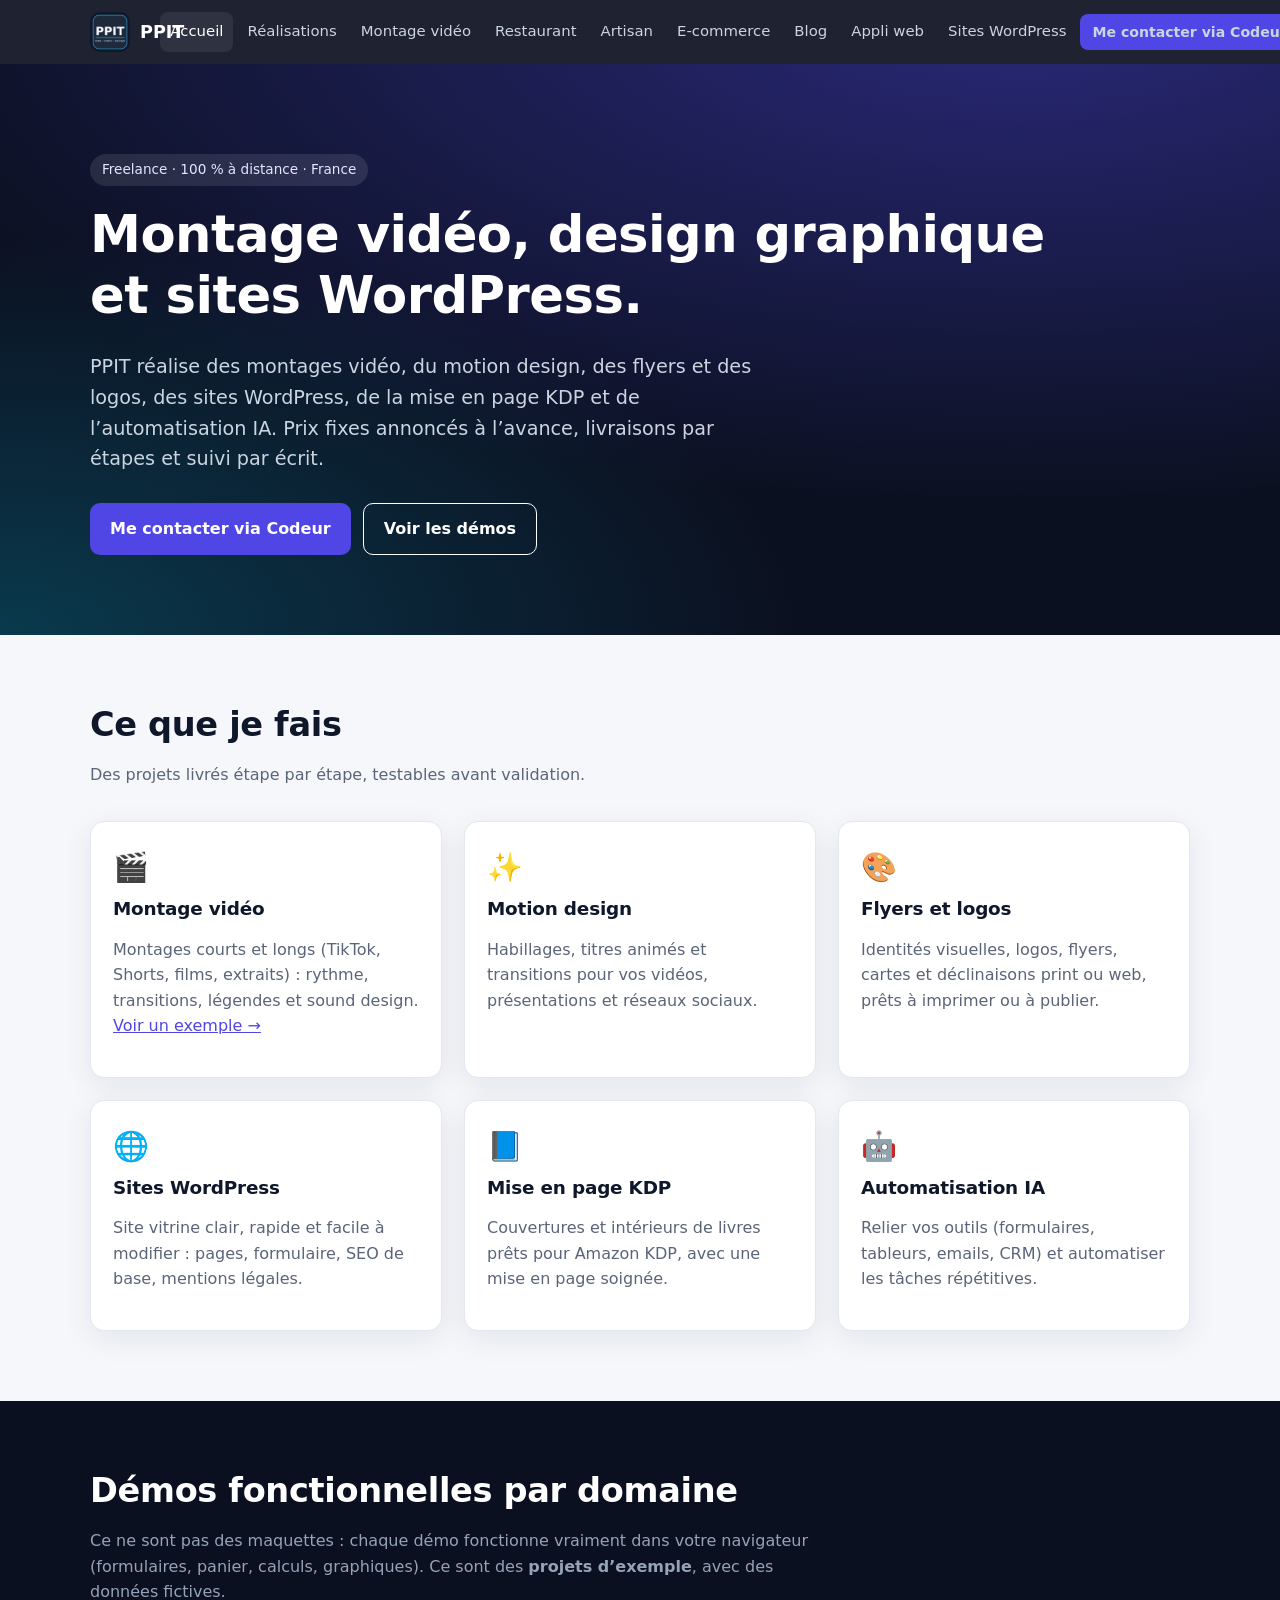
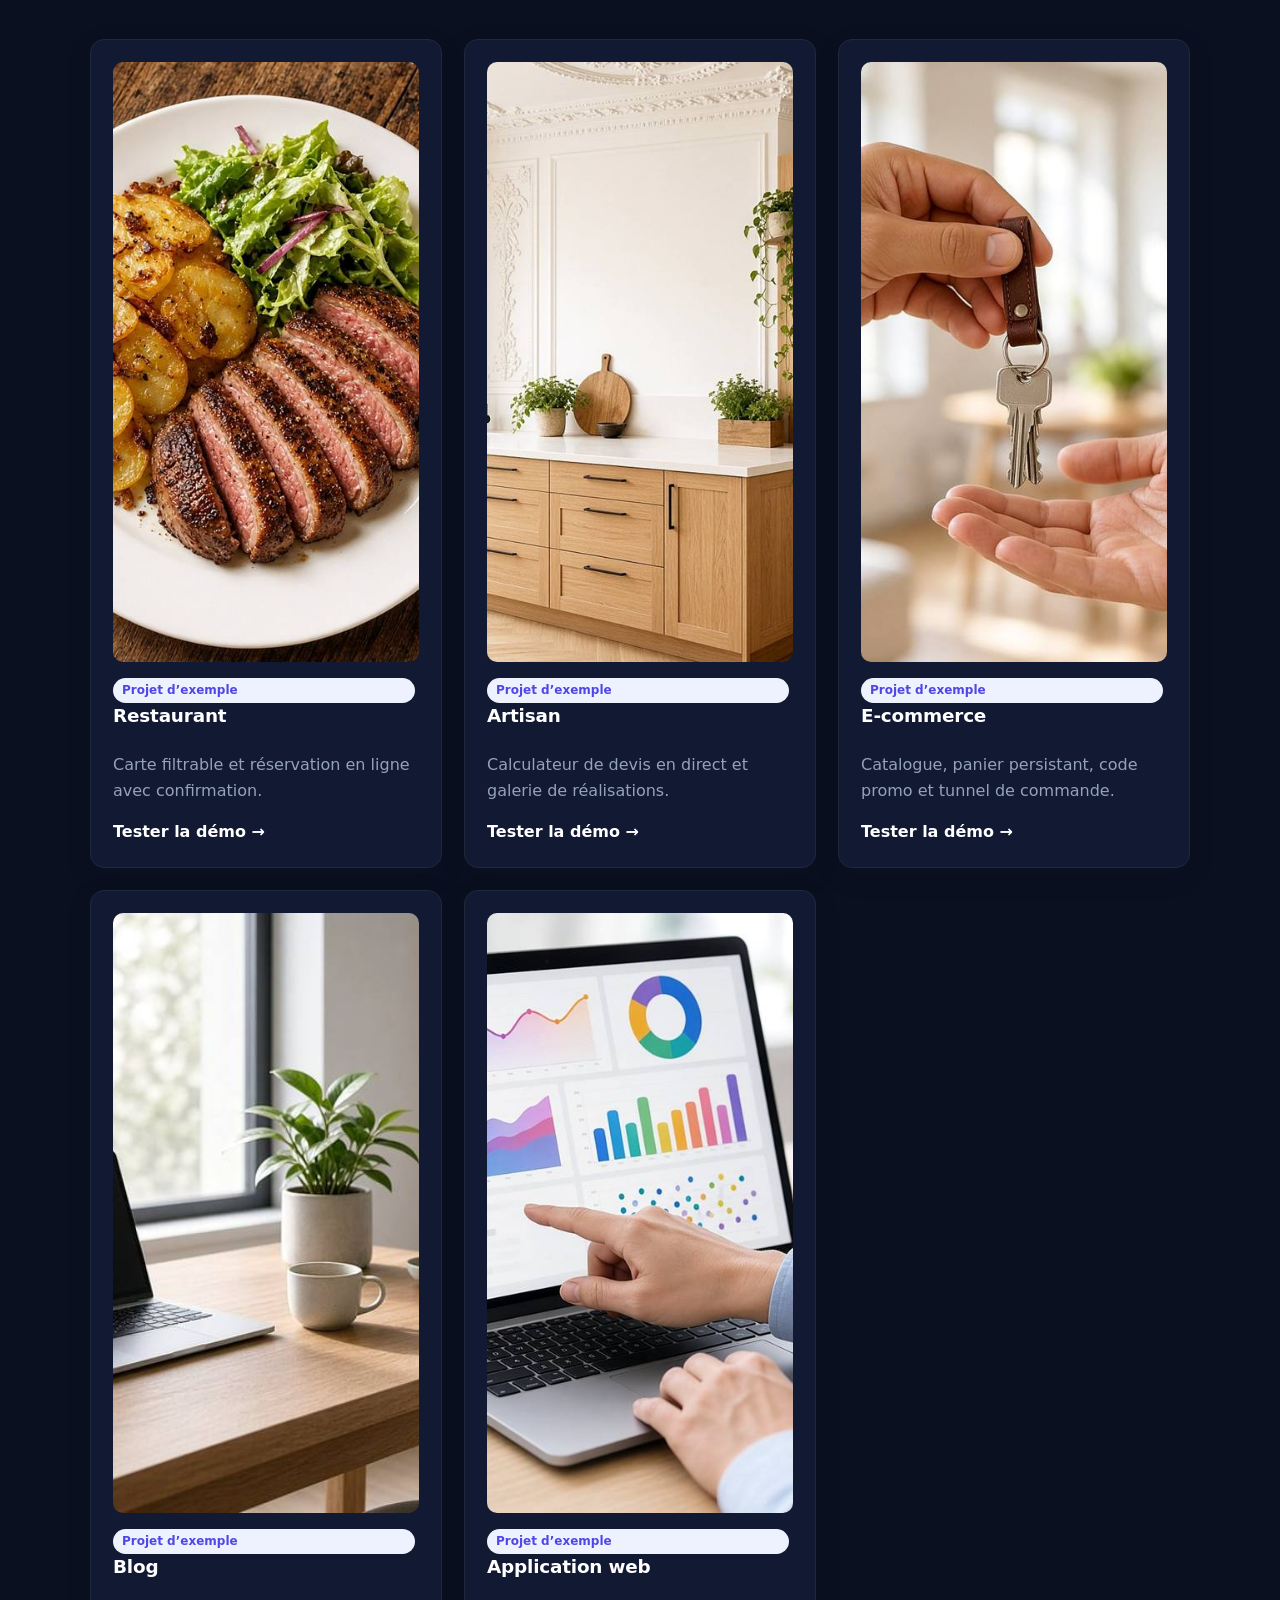
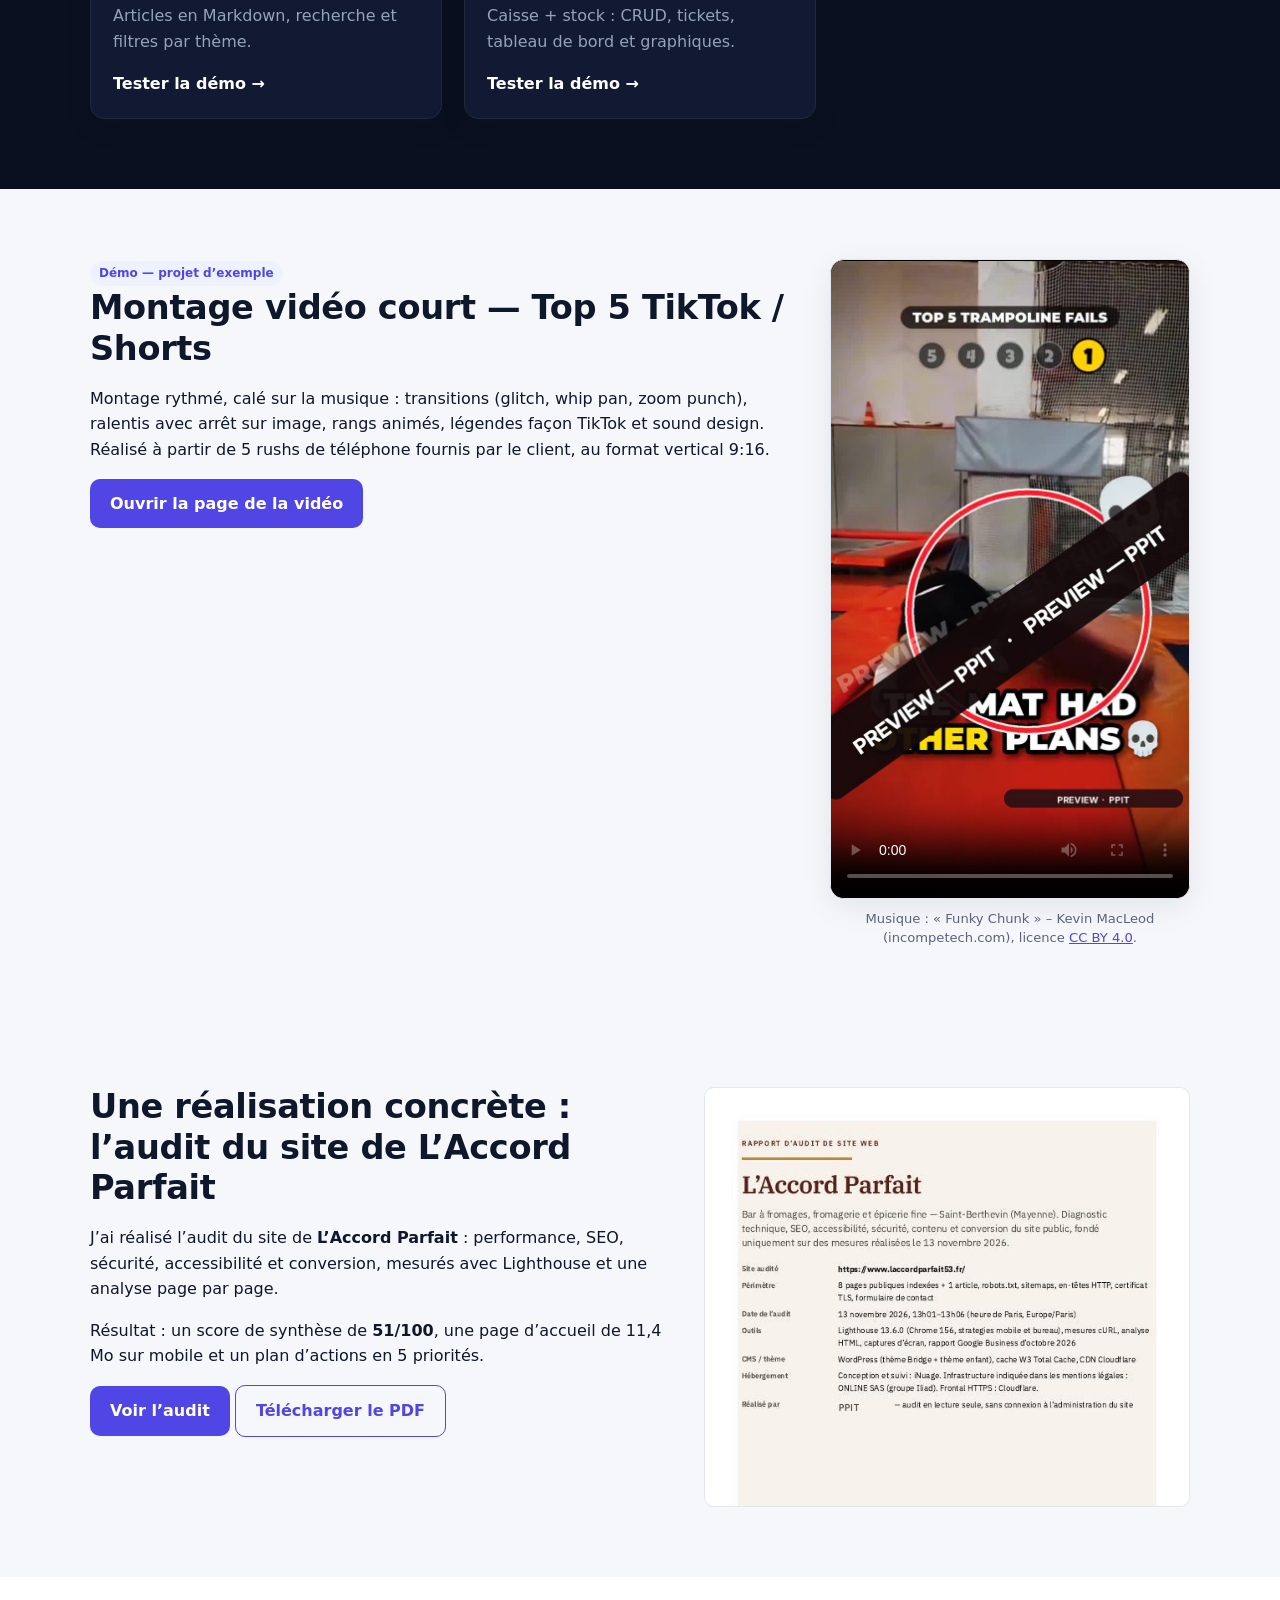
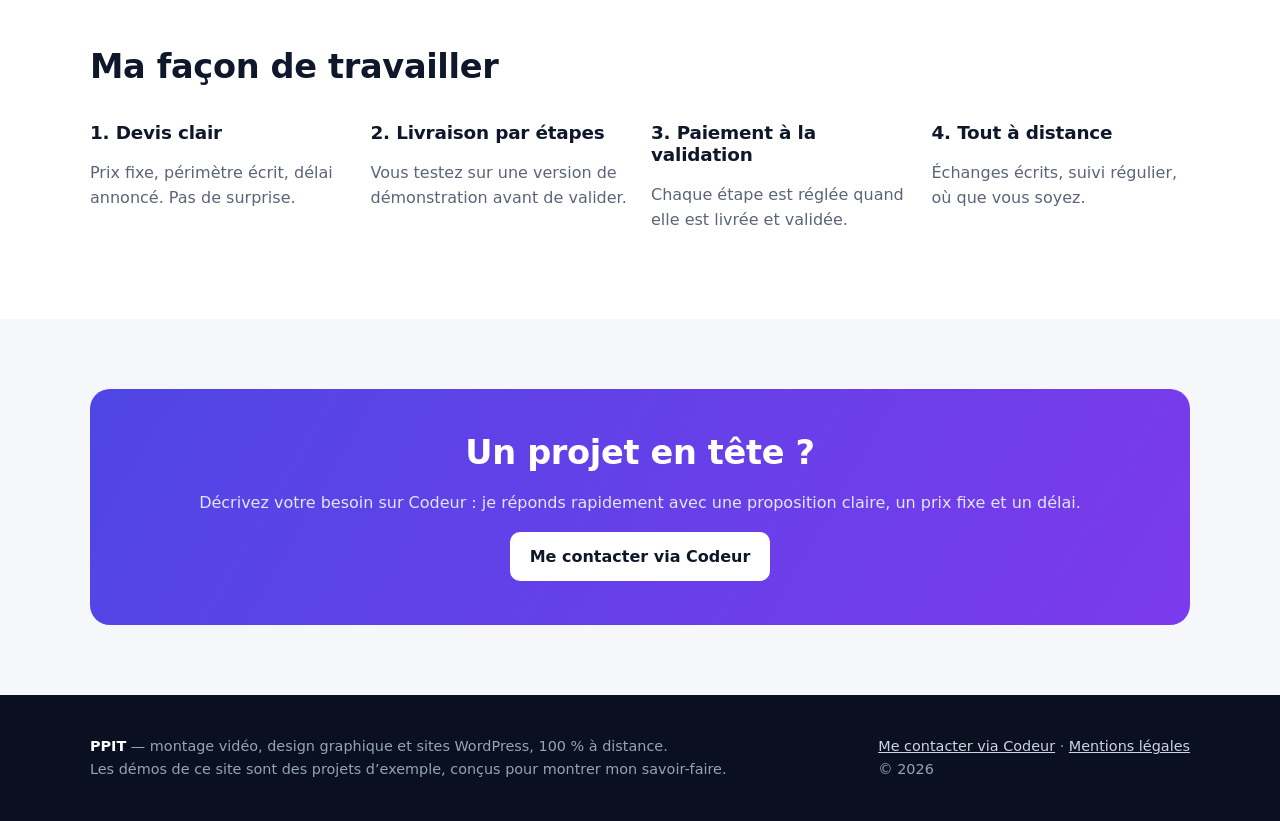
<file: index.html>
<!doctype html>
<html lang="fr"><head><meta charset="utf-8"><meta name="viewport" content="width=device-width,initial-scale=1">
<title>PPIT — Montage vidéo, design graphique et sites WordPress</title><meta name="description" content="Montage vidéo, motion design, flyers et logos, sites WordPress, mise en page KDP et automatisation IA. Réalisations et démos, 100 % à distance."><link rel="canonical" href="https://pitttpittt.github.io/">
<meta property="og:type" content="website"><meta property="og:title" content="PPIT — Montage vidéo, design graphique et sites WordPress"><meta property="og:description" content="Montage vidéo, motion design, flyers et logos, sites WordPress, mise en page KDP et automatisation IA. Réalisations et démos, 100 % à distance."><meta property="og:url" content="https://pitttpittt.github.io/"><meta property="og:image" content="https://pitttpittt.github.io/assets/img/og.jpg"><meta property="og:locale" content="fr_FR"><meta name="twitter:card" content="summary_large_image">
<meta name="theme-color" content="#0b1020"><link rel="icon" type="image/png" href="assets/img/ppit-logo.png"><link rel="apple-touch-icon" href="assets/img/ppit-logo.png">
<link rel="stylesheet" href="assets/css/style.css"><script type="application/ld+json">{"@context":"https://schema.org","@type":"ProfessionalService","name":"PPIT","url":"https://pitttpittt.github.io/","description":"Montage vidéo, motion design, flyers et logos, sites WordPress, mise en page KDP et automatisation IA.","areaServed":"FR","sameAs":["https://www.codeur.com/-ppit"]}</script>
</head><body>
<header class="top"><div class="wrap"><a class="logo" href="index.html"><img src="assets/img/ppit-logo.png" alt="PPIT" width="40" height="40"><span>PPIT</span></a>
<button class="burger" aria-label="Menu" aria-expanded="false">☰</button><nav class="nav" aria-label="Navigation principale"><a href="index.html" class=on>Accueil</a><a href="realisations.html">Réalisations</a><a href="montage-video.html">Montage vidéo</a><a href="restaurant.html">Restaurant</a><a href="artisan.html">Artisan</a><a href="boutique.html">E-commerce</a><a href="blog.html">Blog</a><a href="application.html">Appli web</a><a href="sites-wordpress.html">Sites WordPress</a><a class="btn sm" href="https://www.codeur.com/-ppit" target="_blank" rel="noopener">Me contacter via Codeur</a></nav></div></header>
<main><section class="hero"><div class="wrap"><span class="pill">Freelance · 100 % à distance · France</span>
<h1>Montage vidéo, design graphique<br>et sites WordPress.</h1>
<p class="lead">PPIT réalise des montages vidéo, du motion design, des flyers et des logos, des sites WordPress, de la mise en page KDP et de l’automatisation IA. Prix fixes annoncés à l’avance, livraisons par étapes et suivi par écrit.</p>
<div class="ctas"><a class="btn" href="https://www.codeur.com/-ppit" target="_blank" rel="noopener">Me contacter via Codeur</a><a class="btn ghost" href="#demos">Voir les démos</a></div></div></section>
<section><div class="wrap"><div class="sec-head"><h2>Ce que je fais</h2><p class="muted">Des projets livrés étape par étape, testables avant validation.</p></div><div class="grid g3"><div class="card"><div class="ico">🎬</div><h3>Montage vidéo</h3><p class="muted">Montages courts et longs (TikTok, Shorts, films, extraits) : rythme, transitions, légendes et sound design. <a href="montage-video.html">Voir un exemple →</a></p></div><div class="card"><div class="ico">✨</div><h3>Motion design</h3><p class="muted">Habillages, titres animés et transitions pour vos vidéos, présentations et réseaux sociaux.</p></div><div class="card"><div class="ico">🎨</div><h3>Flyers et logos</h3><p class="muted">Identités visuelles, logos, flyers, cartes et déclinaisons print ou web, prêts à imprimer ou à publier.</p></div><div class="card"><div class="ico">🌐</div><h3>Sites WordPress</h3><p class="muted">Site vitrine clair, rapide et facile à modifier : pages, formulaire, SEO de base, mentions légales.</p></div><div class="card"><div class="ico">📘</div><h3>Mise en page KDP</h3><p class="muted">Couvertures et intérieurs de livres prêts pour Amazon KDP, avec une mise en page soignée.</p></div><div class="card"><div class="ico">🤖</div><h3>Automatisation IA</h3><p class="muted">Relier vos outils (formulaires, tableurs, emails, CRM) et automatiser les tâches répétitives.</p></div></div></div></section>
<section class="dark" id="demos"><div class="wrap"><div class="sec-head"><h2>Démos fonctionnelles par domaine</h2><p class="muted">Ce ne sont pas des maquettes : chaque démo fonctionne vraiment dans votre navigateur (formulaires, panier, calculs, graphiques). Ce sont des <strong>projets d’exemple</strong>, avec des données fictives.</p></div><div class="grid g3" style="color:var(--ink)"><a class="card link" href="restaurant.html"><img class="cover" src="assets/img/restaurant-plat.jpg" alt="Démo interactive Restaurant — projet d’exemple" loading="lazy" width="960" height="600"><span class="tag">Projet d’exemple</span><h3>Restaurant</h3><p class="muted">Carte filtrable et réservation en ligne avec confirmation.</p><span style="margin-top:auto;font-weight:600">Tester la démo →</span></a><a class="card link" href="artisan.html"><img class="cover" src="assets/img/artisan-cuisine.jpg" alt="Démo interactive Artisan — projet d’exemple" loading="lazy" width="960" height="600"><span class="tag">Projet d’exemple</span><h3>Artisan</h3><p class="muted">Calculateur de devis en direct et galerie de réalisations.</p><span style="margin-top:auto;font-weight:600">Tester la démo →</span></a><a class="card link" href="boutique.html"><img class="cover" src="assets/img/immobilier-cles.jpg" alt="Démo interactive E-commerce — projet d’exemple" loading="lazy" width="960" height="600"><span class="tag">Projet d’exemple</span><h3>E-commerce</h3><p class="muted">Catalogue, panier persistant, code promo et tunnel de commande.</p><span style="margin-top:auto;font-weight:600">Tester la démo →</span></a><a class="card link" href="blog.html"><img class="cover" src="assets/img/consultant-hero.jpg" alt="Démo interactive Blog — projet d’exemple" loading="lazy" width="960" height="600"><span class="tag">Projet d’exemple</span><h3>Blog</h3><p class="muted">Articles en Markdown, recherche et filtres par thème.</p><span style="margin-top:auto;font-weight:600">Tester la démo →</span></a><a class="card link" href="application.html"><img class="cover" src="assets/img/consultant-tableau-de-bord.jpg" alt="Démo interactive Application web — projet d’exemple" loading="lazy" width="960" height="600"><span class="tag">Projet d’exemple</span><h3>Application web</h3><p class="muted">Caisse + stock : CRUD, tickets, tableau de bord et graphiques.</p><span style="margin-top:auto;font-weight:600">Tester la démo →</span></a></div></div></section>
<section id="montage-video"><div class="wrap"><div class="video-demo"><div>
<span class="tag">Démo — projet d’exemple</span>
<h2>Montage vidéo court — Top 5 TikTok / Shorts</h2>
<p>Montage rythmé, calé sur la musique : transitions (glitch, whip pan, zoom punch), ralentis avec arrêt sur image, rangs animés, légendes façon TikTok et sound design. Réalisé à partir de 5 rushs de téléphone fournis par le client, au format vertical 9:16.</p>
<p><a class="btn" href="montage-video.html">Ouvrir la page de la vidéo</a></p>
</div>
<div class="video-frame">
<video class="video-vert" controls playsinline preload="metadata" poster="assets/img/top5-trampoline.jpg" width="720" height="1280">
<source src="assets/video/top5-trampoline.mp4" type="video/mp4">
Désolé, votre navigateur ne peut pas lire cette vidéo.
</video>
<p class="credit">Musique : « Funky Chunk » – Kevin MacLeod (incompetech.com), licence <a href="https://creativecommons.org/licenses/by/4.0/" target="_blank" rel="noopener">CC BY 4.0</a>.</p>
</div>
</div></div></section>
<section><div class="wrap split"><div><h2>Une réalisation concrète : l’audit du site de L’Accord Parfait</h2><p>J’ai réalisé l’audit du site de <strong>L’Accord Parfait</strong> : performance, SEO, sécurité, accessibilité et conversion, mesurés avec Lighthouse et une analyse page par page.</p>
<p>Résultat : un score de synthèse de <strong>51/100</strong>, une page d’accueil de 11,4 Mo sur mobile et un plan d’actions en 5 priorités.</p><p><a class="btn" href="realisations.html">Voir l’audit</a> <a class="btn ghost" href="assets/docs/audit-laccord-parfait.pdf" download style="color:var(--acc)">Télécharger le PDF</a></p></div>
<div class="shot"><img src="assets/img/audit-page-01.jpg" alt="Première page du rapport d’audit" loading="lazy" data-zoom></div></div></section>
<section style="background:#fff"><div class="wrap"><div class="sec-head"><h2>Ma façon de travailler</h2></div><div class="grid g4">
<div><h3>1. Devis clair</h3><p class="muted">Prix fixe, périmètre écrit, délai annoncé. Pas de surprise.</p></div>
<div><h3>2. Livraison par étapes</h3><p class="muted">Vous testez sur une version de démonstration avant de valider.</p></div>
<div><h3>3. Paiement à la validation</h3><p class="muted">Chaque étape est réglée quand elle est livrée et validée.</p></div>
<div><h3>4. Tout à distance</h3><p class="muted">Échanges écrits, suivi régulier, où que vous soyez.</p></div></div></div></section>
<section><div class="wrap"><div class="cta-band"><h2>Un projet en tête ?</h2><p>Décrivez votre besoin sur Codeur : je réponds rapidement avec une proposition claire, un prix fixe et un délai.</p><a class="btn light" href="https://www.codeur.com/-ppit" target="_blank" rel="noopener">Me contacter via Codeur</a></div></div></section></main>
<footer class="foot"><div class="wrap"><div><strong style="color:#fff">PPIT</strong> — montage vidéo, design graphique et sites WordPress, 100 % à distance.<br>Les démos de ce site sont des projets d’exemple, conçus pour montrer mon savoir-faire.</div>
<div><a href="https://www.codeur.com/-ppit" target="_blank" rel="noopener">Me contacter via Codeur</a> · <a href="mentions-legales.html">Mentions légales</a><br>© <span id="year">2026</span></div></div></footer>
<script src="assets/js/common.js" defer></script>
</body></html>
</file>
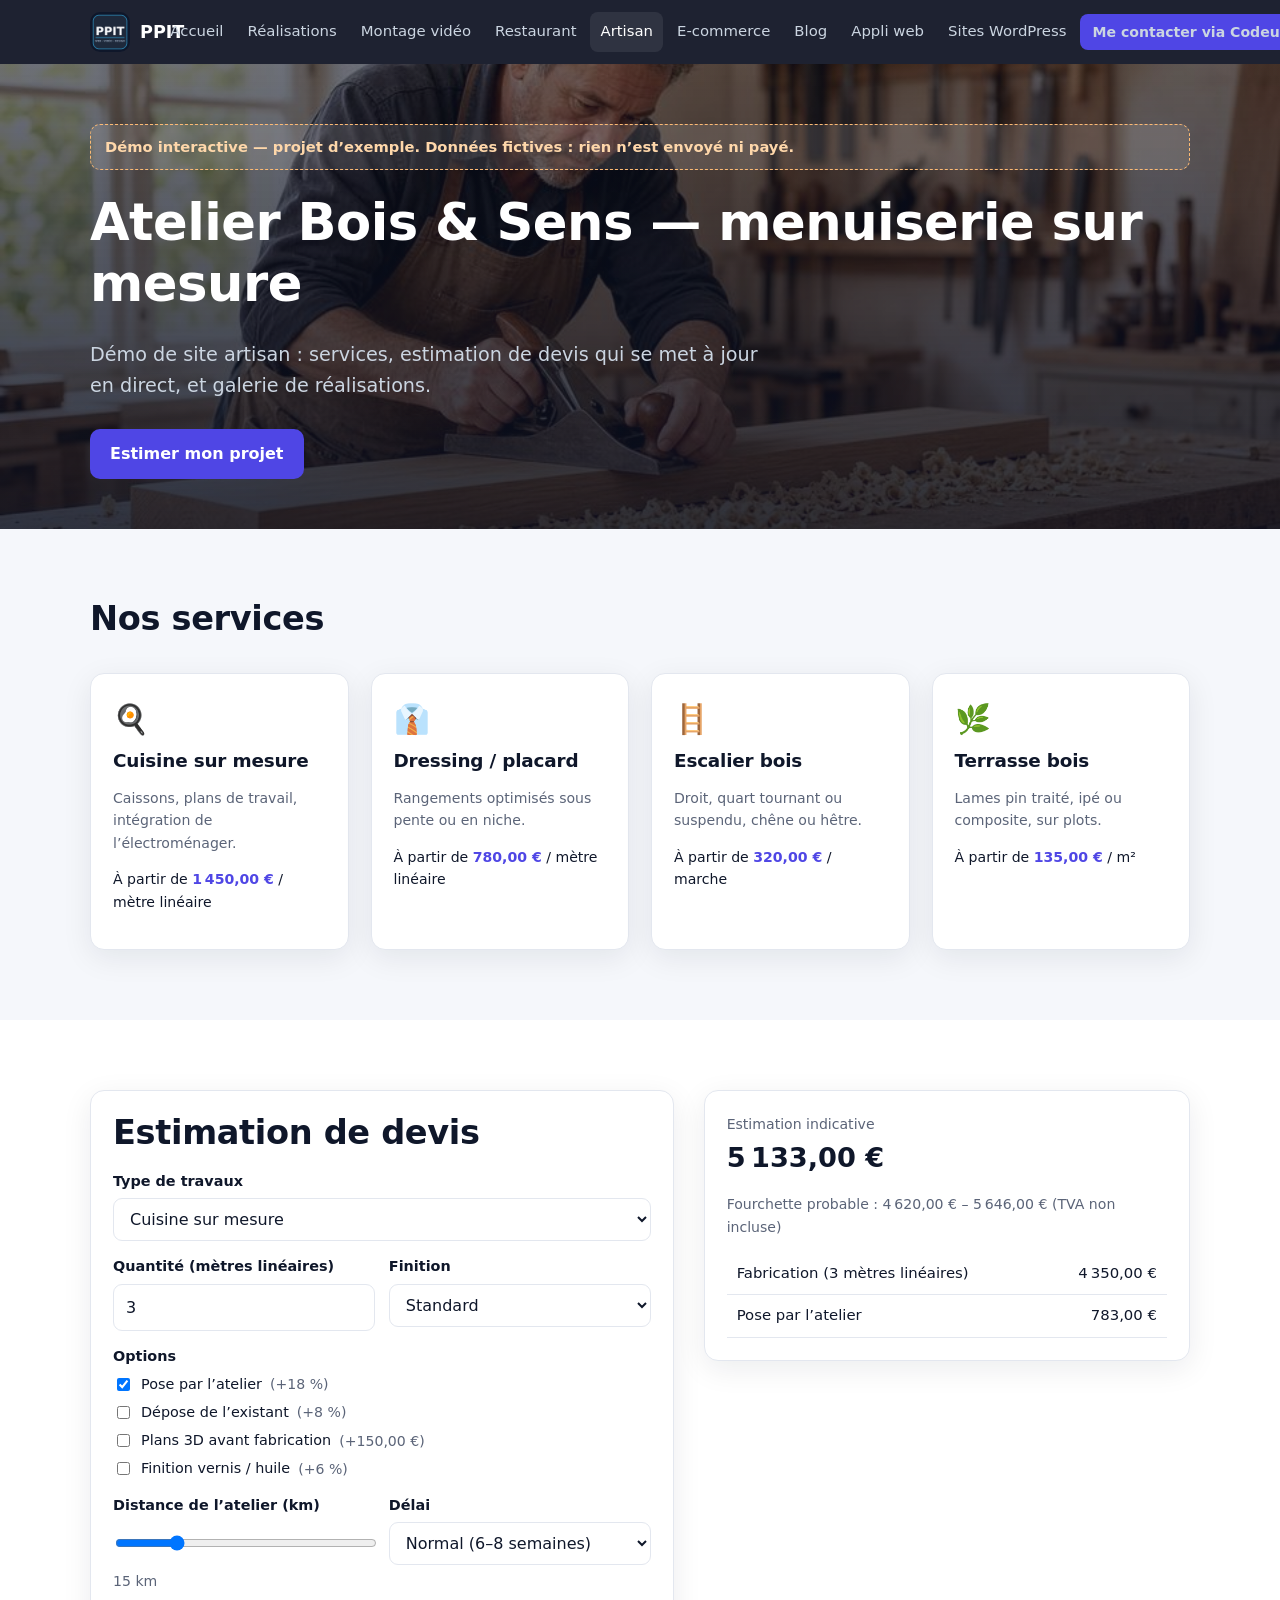
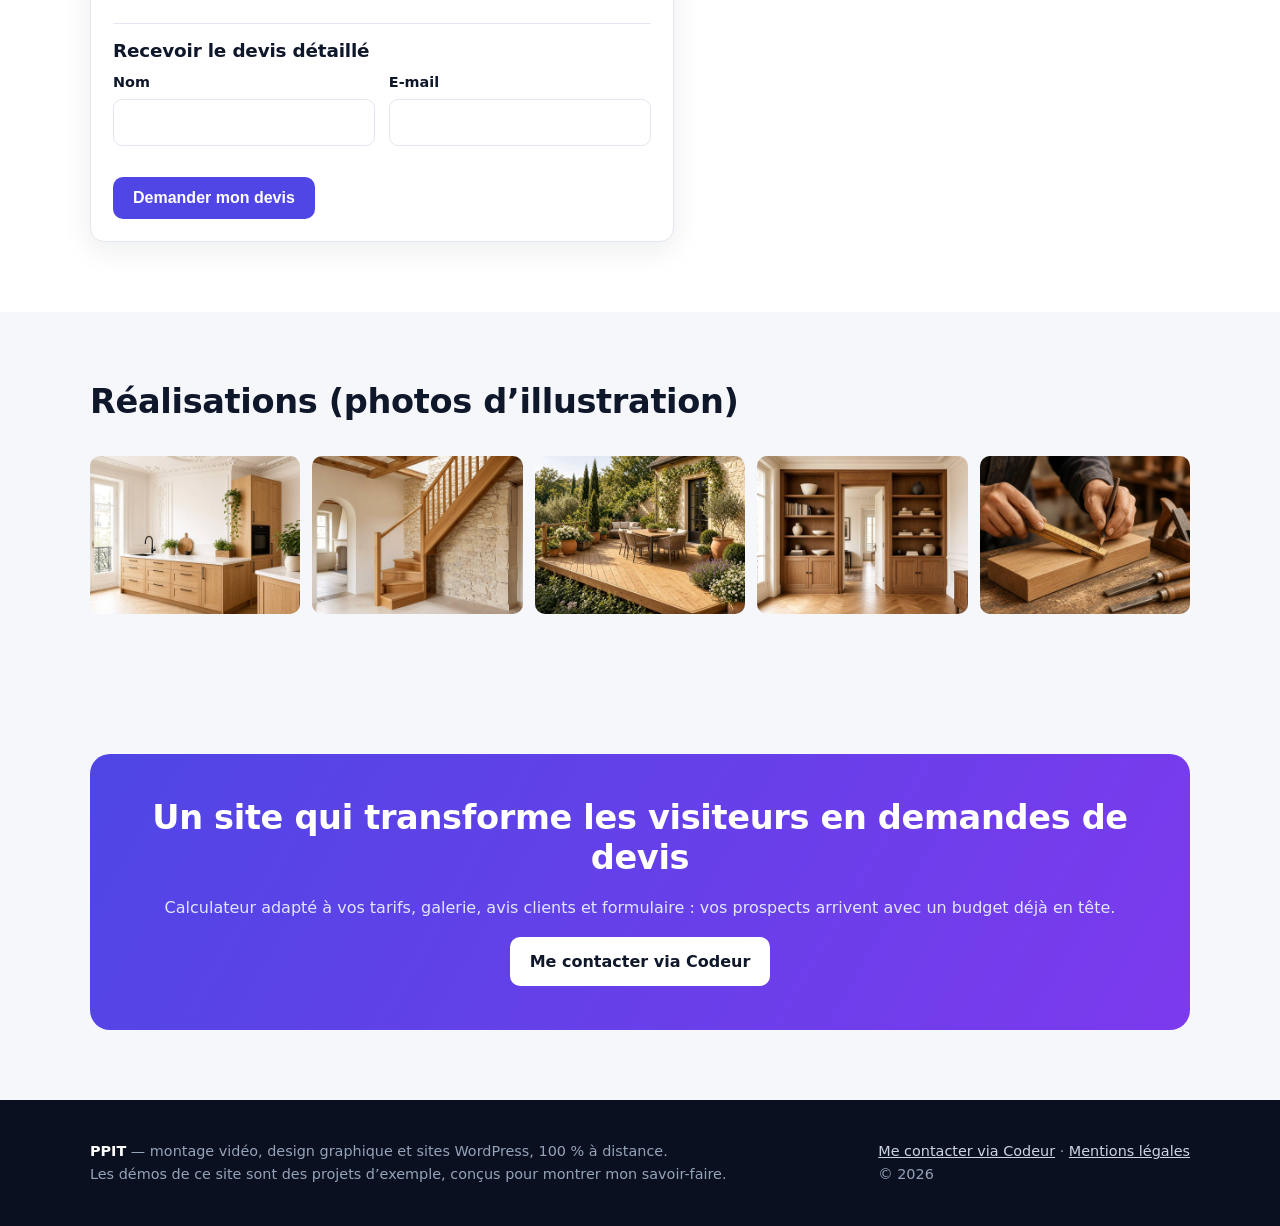
<file: artisan.html>
<!doctype html>
<html lang="fr"><head><meta charset="utf-8"><meta name="viewport" content="width=device-width,initial-scale=1">
<title>Démo site artisan — calculateur de devis en direct | PPIT</title><meta name="description" content="Démo interactive (projet d’exemple) de site artisan : services, estimation de devis en temps réel, galerie de réalisations."><link rel="canonical" href="https://pitttpittt.github.io/artisan.html">
<meta property="og:type" content="website"><meta property="og:title" content="Démo site artisan — calculateur de devis en direct | PPIT"><meta property="og:description" content="Démo interactive (projet d’exemple) de site artisan : services, estimation de devis en temps réel, galerie de réalisations."><meta property="og:url" content="https://pitttpittt.github.io/artisan.html"><meta property="og:image" content="https://pitttpittt.github.io/assets/img/og.jpg"><meta property="og:locale" content="fr_FR"><meta name="twitter:card" content="summary_large_image">
<meta name="theme-color" content="#0b1020"><link rel="icon" type="image/png" href="assets/img/ppit-logo.png"><link rel="apple-touch-icon" href="assets/img/ppit-logo.png">
<link rel="stylesheet" href="assets/css/style.css">
</head><body>
<header class="top"><div class="wrap"><a class="logo" href="index.html"><img src="assets/img/ppit-logo.png" alt="PPIT" width="40" height="40"><span>PPIT</span></a>
<button class="burger" aria-label="Menu" aria-expanded="false">☰</button><nav class="nav" aria-label="Navigation principale"><a href="index.html">Accueil</a><a href="realisations.html">Réalisations</a><a href="montage-video.html">Montage vidéo</a><a href="restaurant.html">Restaurant</a><a href="artisan.html" class=on>Artisan</a><a href="boutique.html">E-commerce</a><a href="blog.html">Blog</a><a href="application.html">Appli web</a><a href="sites-wordpress.html">Sites WordPress</a><a class="btn sm" href="https://www.codeur.com/-ppit" target="_blank" rel="noopener">Me contacter via Codeur</a></nav></div></header>
<main><section class="hero sub" style="background:linear-gradient(rgba(11,16,32,.6),rgba(11,16,32,.85)),url(assets/img/artisan-hero.jpg) center/cover"><div class="wrap"><div class="demo-banner" role="note">Démo interactive — projet d’exemple. Données fictives : rien n’est envoyé ni payé.</div>
<h1>Atelier Bois & Sens — menuiserie sur mesure</h1><p class="lead">Démo de site artisan : services, estimation de devis qui se met à jour en direct, et galerie de réalisations.</p><div class="ctas"><a class="btn" href="#devis">Estimer mon projet</a></div></div></section>
<section><div class="wrap"><div class="sec-head"><h2>Nos services</h2></div><div class="grid g4" id="svc"></div></div></section>
<section style="background:#fff" id="devis"><div class="wrap split"><form id="calc" class="card" novalidate><h2>Estimation de devis</h2>
<div class="field"><label for="c-type">Type de travaux</label><select id="c-type"></select></div>
<div class="row"><div class="field"><label for="c-qte" id="c-unit">Quantité</label><input id="c-qte" type="number" min="1" value="3" step="0.5"></div><div class="field"><label for="c-fin">Finition</label><select id="c-fin"><option value="1">Standard</option><option value="1.25">Premium (essences nobles)</option><option value="1.55">Haut de gamme (sur mesure intégral)</option></select></div></div>
<div class="field"><label>Options</label><div id="c-opts"></div></div>
<div class="row"><div class="field"><label for="c-km">Distance de l’atelier (km)</label><input id="c-km" type="range" min="0" max="80" value="15"><div class="small muted"><span id="c-kmv">15</span> km</div></div><div class="field"><label for="c-urg">Délai</label><select id="c-urg"><option value="1">Normal (6–8 semaines)</option><option value="1.12">Rapide (3–4 semaines, +12 %)</option></select></div></div>
<hr style="border:0;border-top:1px solid var(--line);margin:16px 0"><h3>Recevoir le devis détaillé</h3>
<div class="row"><div class="field"><label for="c-nom">Nom</label><input id="c-nom"><div class="err"></div></div><div class="field"><label for="c-mail">E-mail</label><input id="c-mail" type="email"><div class="err"></div></div></div>
<button class="btn" type="submit">Demander mon devis</button><div id="c-msg" aria-live="polite"></div></form>
<div class="card" style="position:sticky;top:84px"><p class="muted small" style="margin:0">Estimation indicative</p><div class="kpi" id="c-total" aria-live="polite">—</div><p class="muted small" id="c-range"></p><table class="tbl" id="c-detail"></table></div></div></section>
<section><div class="wrap"><div class="sec-head"><h2>Réalisations (photos d’illustration)</h2></div><div class="gallery">
<img src="assets/img/artisan-cuisine.jpg" alt="Cuisine sur mesure"><img src="assets/img/artisan-escalier.jpg" alt="Escalier bois"><img src="assets/img/artisan-terrasse.jpg" alt="Terrasse bois"><img src="assets/img/artisan-bibliotheque.jpg" alt="Bibliothèque intégrée"><img src="assets/img/artisan-atelier.jpg" alt="L’atelier"></div></div></section>
<section><div class="wrap"><div class="cta-band"><h2>Un site qui transforme les visiteurs en demandes de devis</h2><p>Calculateur adapté à vos tarifs, galerie, avis clients et formulaire : vos prospects arrivent avec un budget déjà en tête.</p><a class="btn light" href="https://www.codeur.com/-ppit" target="_blank" rel="noopener">Me contacter via Codeur</a></div></div></section></main>
<footer class="foot"><div class="wrap"><div><strong style="color:#fff">PPIT</strong> — montage vidéo, design graphique et sites WordPress, 100 % à distance.<br>Les démos de ce site sont des projets d’exemple, conçus pour montrer mon savoir-faire.</div>
<div><a href="https://www.codeur.com/-ppit" target="_blank" rel="noopener">Me contacter via Codeur</a> · <a href="mentions-legales.html">Mentions légales</a><br>© <span id="year">2026</span></div></div></footer>
<script src="assets/js/common.js" defer></script><script src="assets/js/artisan.js" defer></script>
</body></html>
</file>
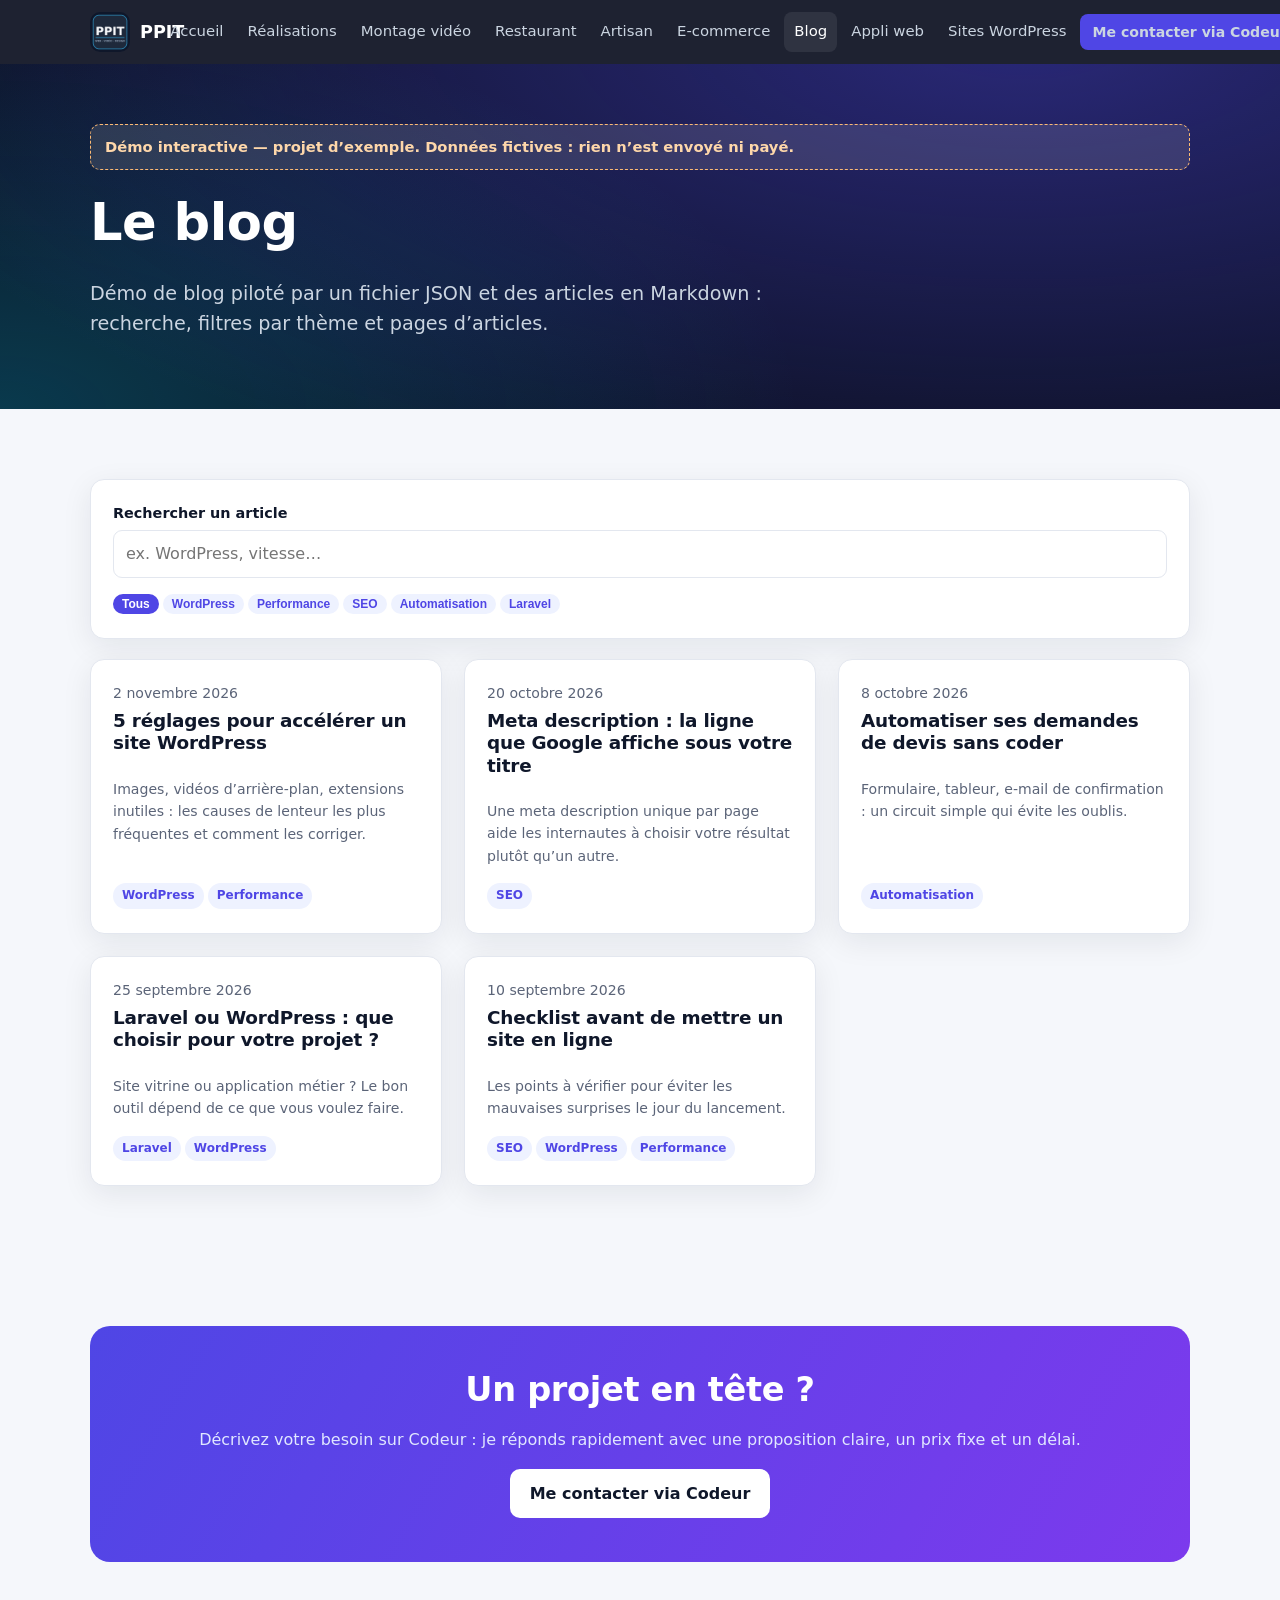
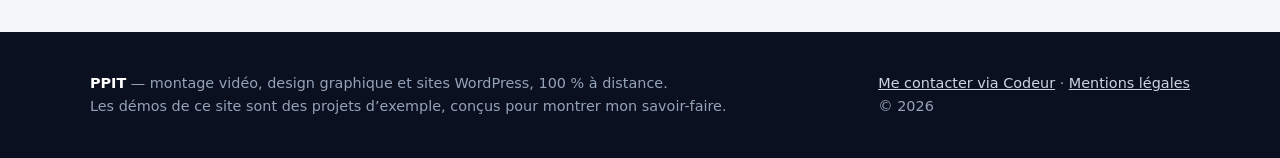
<file: blog.html>
<!doctype html>
<html lang="fr"><head><meta charset="utf-8"><meta name="viewport" content="width=device-width,initial-scale=1">
<title>Démo blog — articles Markdown, recherche et thèmes | PPIT</title><meta name="description" content="Démo interactive (projet d’exemple) de blog : liste d’articles, recherche, filtres par thème et pages d’articles générées depuis du Markdown."><link rel="canonical" href="https://pitttpittt.github.io/blog.html">
<meta property="og:type" content="website"><meta property="og:title" content="Démo blog — articles Markdown, recherche et thèmes | PPIT"><meta property="og:description" content="Démo interactive (projet d’exemple) de blog : liste d’articles, recherche, filtres par thème et pages d’articles générées depuis du Markdown."><meta property="og:url" content="https://pitttpittt.github.io/blog.html"><meta property="og:image" content="https://pitttpittt.github.io/assets/img/og.jpg"><meta property="og:locale" content="fr_FR"><meta name="twitter:card" content="summary_large_image">
<meta name="theme-color" content="#0b1020"><link rel="icon" type="image/png" href="assets/img/ppit-logo.png"><link rel="apple-touch-icon" href="assets/img/ppit-logo.png">
<link rel="stylesheet" href="assets/css/style.css">
</head><body>
<header class="top"><div class="wrap"><a class="logo" href="index.html"><img src="assets/img/ppit-logo.png" alt="PPIT" width="40" height="40"><span>PPIT</span></a>
<button class="burger" aria-label="Menu" aria-expanded="false">☰</button><nav class="nav" aria-label="Navigation principale"><a href="index.html">Accueil</a><a href="realisations.html">Réalisations</a><a href="montage-video.html">Montage vidéo</a><a href="restaurant.html">Restaurant</a><a href="artisan.html">Artisan</a><a href="boutique.html">E-commerce</a><a href="blog.html" class=on>Blog</a><a href="application.html">Appli web</a><a href="sites-wordpress.html">Sites WordPress</a><a class="btn sm" href="https://www.codeur.com/-ppit" target="_blank" rel="noopener">Me contacter via Codeur</a></nav></div></header>
<main><section class="hero sub"><div class="wrap"><div class="demo-banner" role="note">Démo interactive — projet d’exemple. Données fictives : rien n’est envoyé ni payé.</div><h1 id="b-title">Le blog</h1><p class="lead" id="b-lead">Démo de blog piloté par un fichier JSON et des articles en Markdown : recherche, filtres par thème et pages d’articles.</p></div></section>
<section><div class="wrap"><div id="b-list"><div class="card" style="margin-bottom:20px"><label for="b-q">Rechercher un article</label><input id="b-q" type="search" placeholder="ex. WordPress, vitesse…"><div id="b-tags" style="margin-top:12px"></div></div><div id="b-posts" class="grid g3"></div><p id="b-empty" class="empty" hidden>Aucun article trouvé.</p></div>
<article id="b-article" class="card prose" hidden style="margin:0 auto"></article></div></section>
<section><div class="wrap"><div class="cta-band"><h2>Un projet en tête ?</h2><p>Décrivez votre besoin sur Codeur : je réponds rapidement avec une proposition claire, un prix fixe et un délai.</p><a class="btn light" href="https://www.codeur.com/-ppit" target="_blank" rel="noopener">Me contacter via Codeur</a></div></div></section></main>
<footer class="foot"><div class="wrap"><div><strong style="color:#fff">PPIT</strong> — montage vidéo, design graphique et sites WordPress, 100 % à distance.<br>Les démos de ce site sont des projets d’exemple, conçus pour montrer mon savoir-faire.</div>
<div><a href="https://www.codeur.com/-ppit" target="_blank" rel="noopener">Me contacter via Codeur</a> · <a href="mentions-legales.html">Mentions légales</a><br>© <span id="year">2026</span></div></div></footer>
<script src="assets/js/common.js" defer></script><script src="assets/js/blog.js" defer></script>
</body></html>
</file>
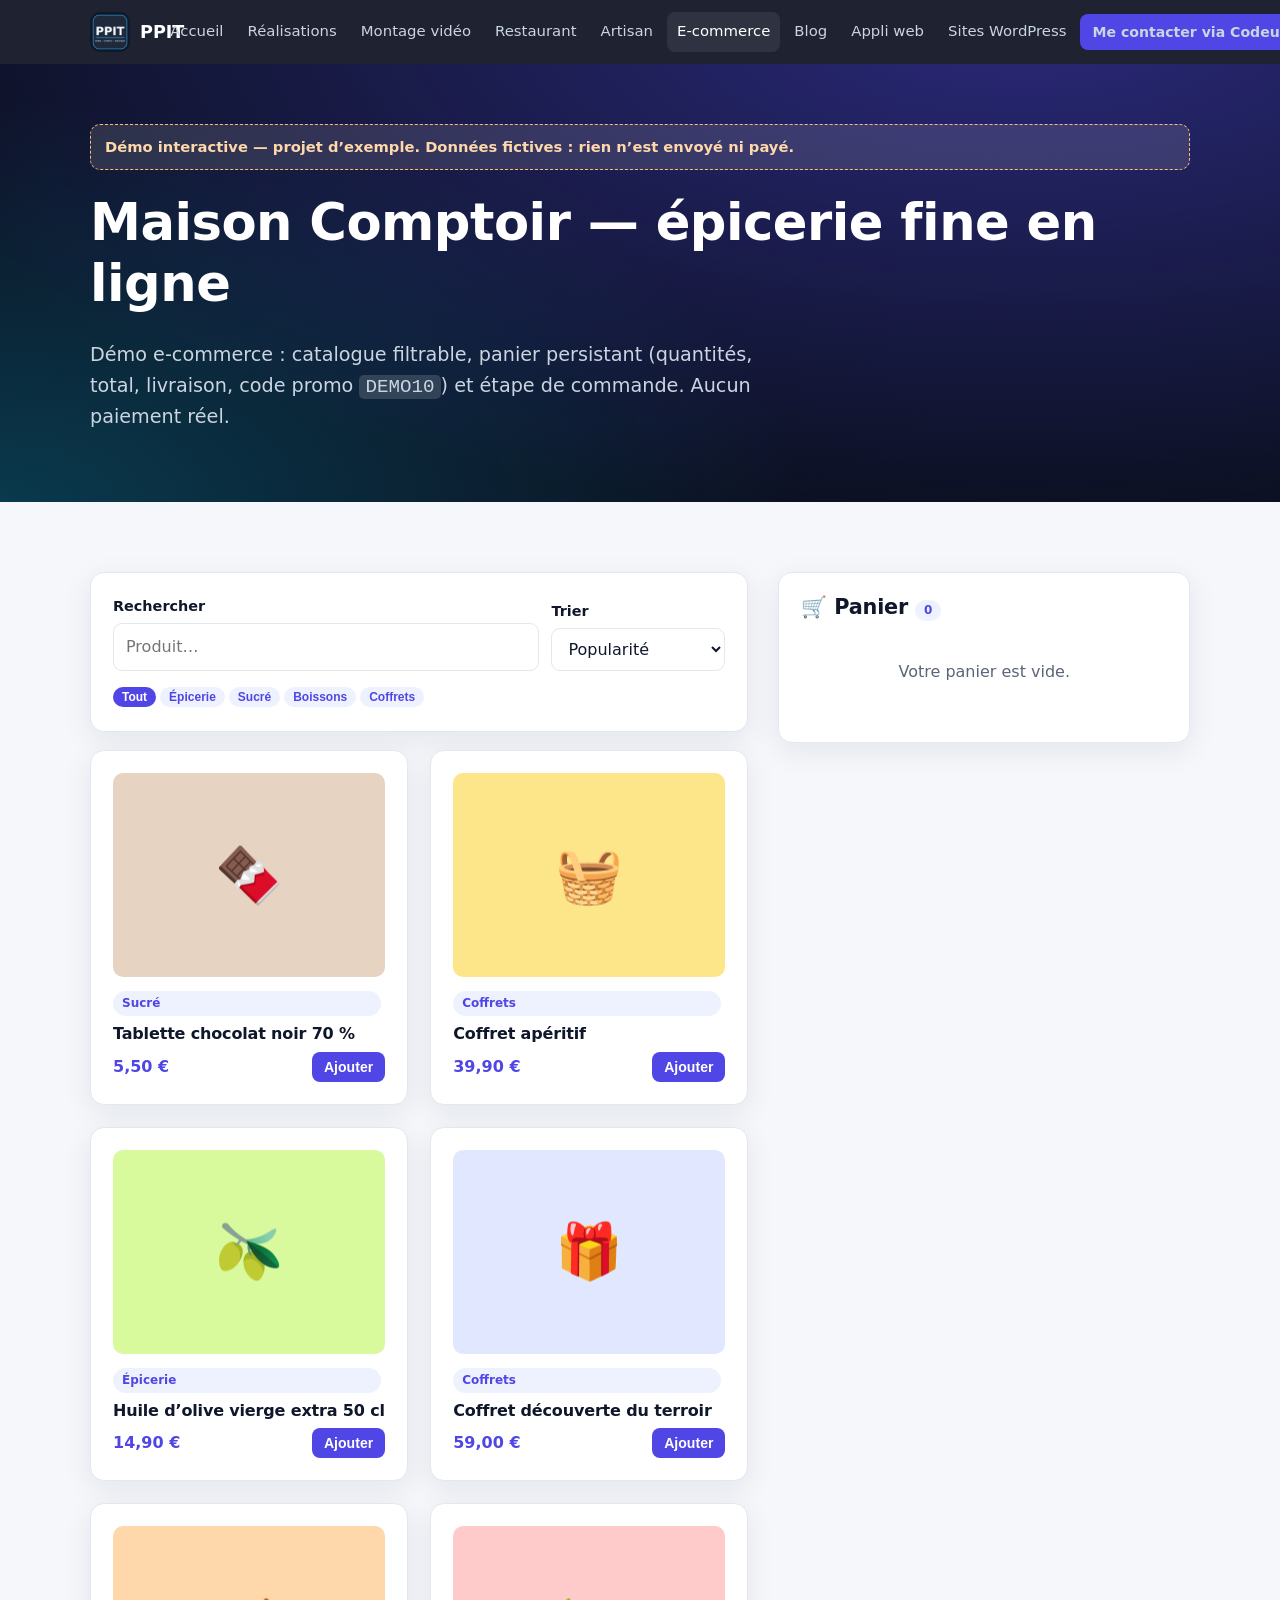
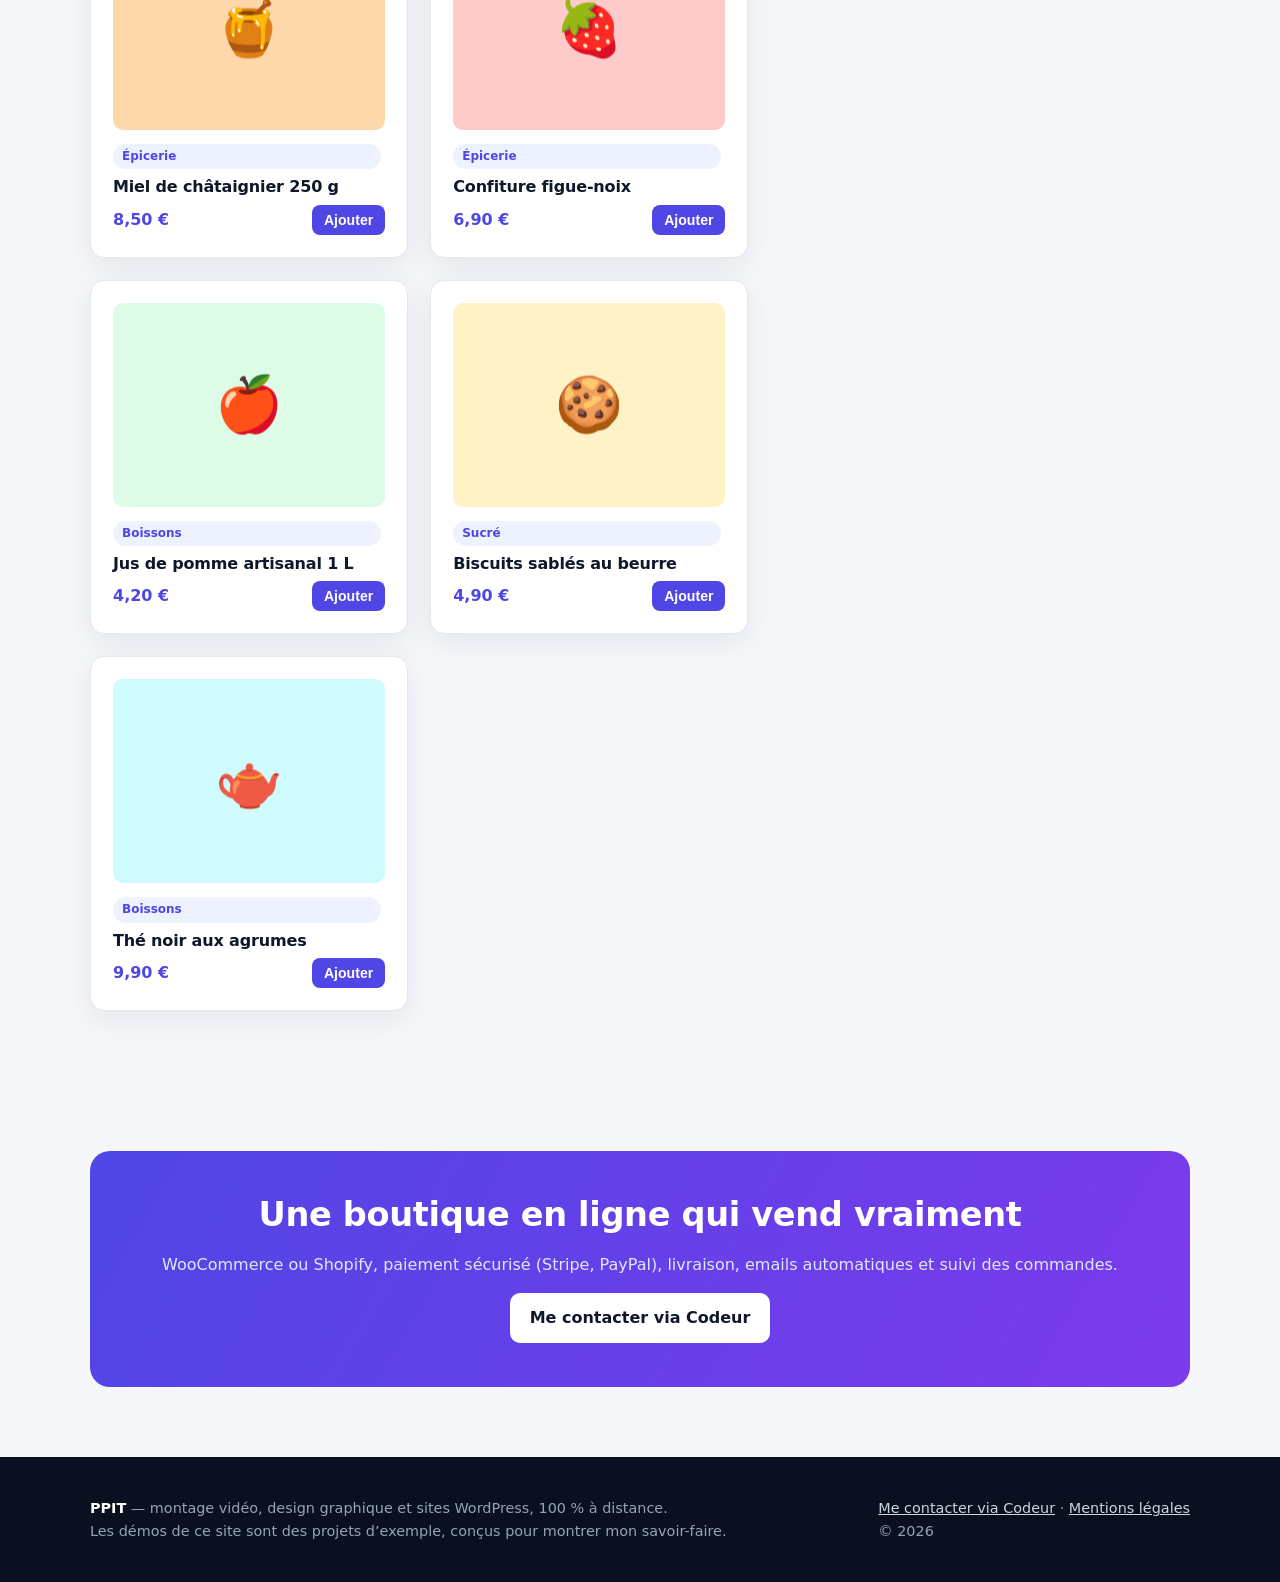
<file: boutique.html>
<!doctype html>
<html lang="fr"><head><meta charset="utf-8"><meta name="viewport" content="width=device-width,initial-scale=1">
<title>Démo e-commerce — catalogue, panier et commande | PPIT</title><meta name="description" content="Démo interactive (projet d’exemple) de boutique en ligne : catalogue filtrable, panier persistant avec quantités et code promo, étape de commande simulée sans paiement."><link rel="canonical" href="https://pitttpittt.github.io/boutique.html">
<meta property="og:type" content="website"><meta property="og:title" content="Démo e-commerce — catalogue, panier et commande | PPIT"><meta property="og:description" content="Démo interactive (projet d’exemple) de boutique en ligne : catalogue filtrable, panier persistant avec quantités et code promo, étape de commande simulée sans paiement."><meta property="og:url" content="https://pitttpittt.github.io/boutique.html"><meta property="og:image" content="https://pitttpittt.github.io/assets/img/og.jpg"><meta property="og:locale" content="fr_FR"><meta name="twitter:card" content="summary_large_image">
<meta name="theme-color" content="#0b1020"><link rel="icon" type="image/png" href="assets/img/ppit-logo.png"><link rel="apple-touch-icon" href="assets/img/ppit-logo.png">
<link rel="stylesheet" href="assets/css/style.css">
</head><body>
<header class="top"><div class="wrap"><a class="logo" href="index.html"><img src="assets/img/ppit-logo.png" alt="PPIT" width="40" height="40"><span>PPIT</span></a>
<button class="burger" aria-label="Menu" aria-expanded="false">☰</button><nav class="nav" aria-label="Navigation principale"><a href="index.html">Accueil</a><a href="realisations.html">Réalisations</a><a href="montage-video.html">Montage vidéo</a><a href="restaurant.html">Restaurant</a><a href="artisan.html">Artisan</a><a href="boutique.html" class=on>E-commerce</a><a href="blog.html">Blog</a><a href="application.html">Appli web</a><a href="sites-wordpress.html">Sites WordPress</a><a class="btn sm" href="https://www.codeur.com/-ppit" target="_blank" rel="noopener">Me contacter via Codeur</a></nav></div></header>
<main><section class="hero sub"><div class="wrap"><div class="demo-banner" role="note">Démo interactive — projet d’exemple. Données fictives : rien n’est envoyé ni payé.</div><h1>Maison Comptoir — épicerie fine en ligne</h1><p class="lead">Démo e-commerce : catalogue filtrable, panier persistant (quantités, total, livraison, code promo <code style="background:rgba(255,255,255,.15);padding:1px 6px;border-radius:5px">DEMO10</code>) et étape de commande. Aucun paiement réel.</p></div></section>
<section><div class="wrap split" style="grid-template-columns:1.6fr 1fr"><div><div class="card" style="margin-bottom:18px;display:flex;gap:12px;flex-wrap:wrap;align-items:end"><div style="flex:1;min-width:180px"><label for="s-q">Rechercher</label><input id="s-q" type="search" placeholder="Produit…"></div><div><label for="s-sort">Trier</label><select id="s-sort"><option value="pop">Popularité</option><option value="asc">Prix croissant</option><option value="desc">Prix décroissant</option></select></div><div id="s-cats" style="width:100%"></div></div>
<div id="products" class="grid g3"></div></div>
<aside><div class="card" style="position:sticky;top:84px" id="cart-box"><h2 style="font-size:1.3rem">🛒 Panier <span id="cart-count" class="tag">0</span></h2><div id="cart"></div></div></aside></div></section>
<section style="background:#fff" id="checkout" hidden><div class="wrap" style="max-width:760px"><h2>Commande (étape de démonstration)</h2><div class="demo-banner">Paiement désactivé : cette étape simule une commande. Aucune carte n’est demandée, rien n’est débité ni envoyé.</div>
<form id="co" class="card" novalidate><div class="row"><div class="field"><label for="co-nom">Nom complet</label><input id="co-nom" autocomplete="name"><div class="err"></div></div><div class="field"><label for="co-mail">E-mail</label><input id="co-mail" type="email"><div class="err"></div></div></div>
<div class="field"><label for="co-adr">Adresse</label><input id="co-adr" autocomplete="street-address"><div class="err"></div></div>
<div class="row"><div class="field"><label for="co-cp">Code postal</label><input id="co-cp" inputmode="numeric" maxlength="5"><div class="err"></div></div><div class="field"><label for="co-ville">Ville</label><input id="co-ville"><div class="err"></div></div><div class="field"><label for="co-liv">Livraison</label><select id="co-liv"><option value="colissimo">Colissimo (48 h)</option><option value="relais">Point relais</option></select></div></div>
<p id="co-sum" class="muted"></p><button class="btn" type="submit">Valider la commande de démonstration</button></form><div id="co-msg" aria-live="polite"></div></div></section>
<section><div class="wrap"><div class="cta-band"><h2>Une boutique en ligne qui vend vraiment</h2><p>WooCommerce ou Shopify, paiement sécurisé (Stripe, PayPal), livraison, emails automatiques et suivi des commandes.</p><a class="btn light" href="https://www.codeur.com/-ppit" target="_blank" rel="noopener">Me contacter via Codeur</a></div></div></section></main>
<footer class="foot"><div class="wrap"><div><strong style="color:#fff">PPIT</strong> — montage vidéo, design graphique et sites WordPress, 100 % à distance.<br>Les démos de ce site sont des projets d’exemple, conçus pour montrer mon savoir-faire.</div>
<div><a href="https://www.codeur.com/-ppit" target="_blank" rel="noopener">Me contacter via Codeur</a> · <a href="mentions-legales.html">Mentions légales</a><br>© <span id="year">2026</span></div></div></footer>
<script src="assets/js/common.js" defer></script><script src="assets/js/boutique.js" defer></script>
</body></html>
</file>
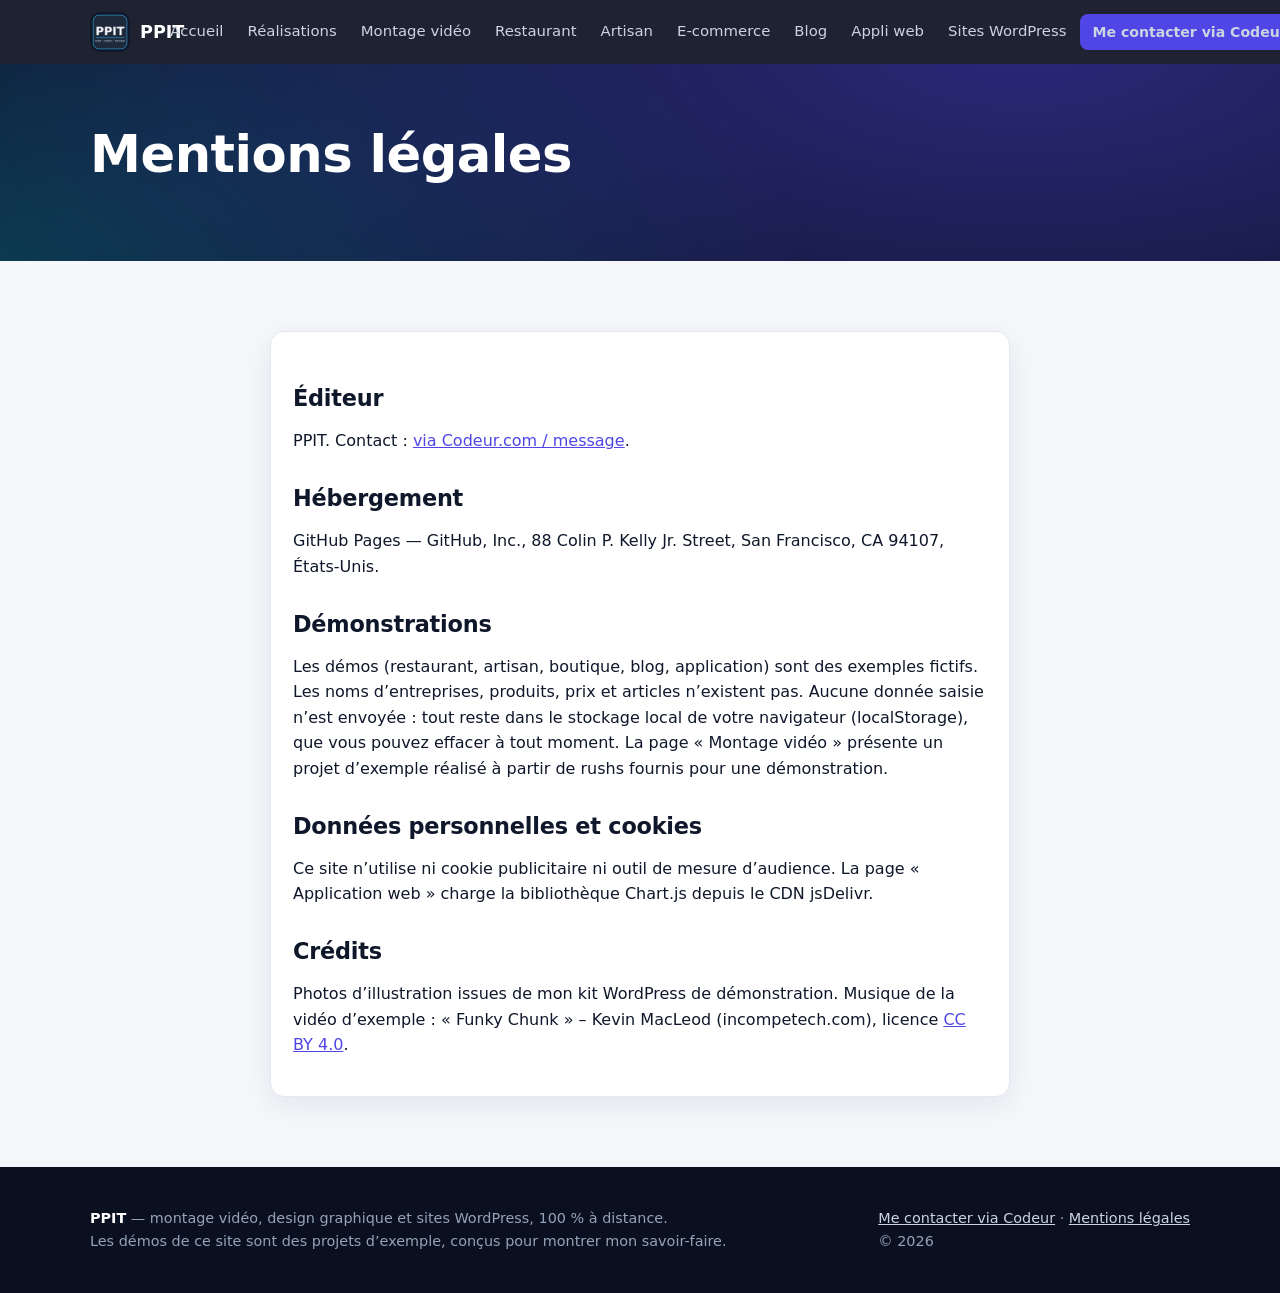
<file: mentions-legales.html>
<!doctype html>
<html lang="fr"><head><meta charset="utf-8"><meta name="viewport" content="width=device-width,initial-scale=1">
<title>Mentions légales | PPIT</title><meta name="description" content="Mentions légales du site de PPIT."><link rel="canonical" href="https://pitttpittt.github.io/mentions-legales.html">
<meta property="og:type" content="website"><meta property="og:title" content="Mentions légales | PPIT"><meta property="og:description" content="Mentions légales du site de PPIT."><meta property="og:url" content="https://pitttpittt.github.io/mentions-legales.html"><meta property="og:image" content="https://pitttpittt.github.io/assets/img/og.jpg"><meta property="og:locale" content="fr_FR"><meta name="twitter:card" content="summary_large_image">
<meta name="theme-color" content="#0b1020"><link rel="icon" type="image/png" href="assets/img/ppit-logo.png"><link rel="apple-touch-icon" href="assets/img/ppit-logo.png">
<link rel="stylesheet" href="assets/css/style.css">
</head><body>
<header class="top"><div class="wrap"><a class="logo" href="index.html"><img src="assets/img/ppit-logo.png" alt="PPIT" width="40" height="40"><span>PPIT</span></a>
<button class="burger" aria-label="Menu" aria-expanded="false">☰</button><nav class="nav" aria-label="Navigation principale"><a href="index.html">Accueil</a><a href="realisations.html">Réalisations</a><a href="montage-video.html">Montage vidéo</a><a href="restaurant.html">Restaurant</a><a href="artisan.html">Artisan</a><a href="boutique.html">E-commerce</a><a href="blog.html">Blog</a><a href="application.html">Appli web</a><a href="sites-wordpress.html">Sites WordPress</a><a class="btn sm" href="https://www.codeur.com/-ppit" target="_blank" rel="noopener">Me contacter via Codeur</a></nav></div></header>
<main><section class="hero sub"><div class="wrap"><h1>Mentions légales</h1></div></section><section><div class="wrap prose card">
<h2>Éditeur</h2><p>PPIT. Contact : <a href="https://www.codeur.com/-ppit" target="_blank" rel="noopener">via Codeur.com / message</a>.</p>
<h2>Hébergement</h2><p>GitHub Pages — GitHub, Inc., 88 Colin P. Kelly Jr. Street, San Francisco, CA 94107, États-Unis.</p>
<h2>Démonstrations</h2><p>Les démos (restaurant, artisan, boutique, blog, application) sont des exemples fictifs. Les noms d’entreprises, produits, prix et articles n’existent pas. Aucune donnée saisie n’est envoyée : tout reste dans le stockage local de votre navigateur (localStorage), que vous pouvez effacer à tout moment. La page « Montage vidéo » présente un projet d’exemple réalisé à partir de rushs fournis pour une démonstration.</p>
<h2>Données personnelles et cookies</h2><p>Ce site n’utilise ni cookie publicitaire ni outil de mesure d’audience. La page « Application web » charge la bibliothèque Chart.js depuis le CDN jsDelivr.</p>
<h2>Crédits</h2><p>Photos d’illustration issues de mon kit WordPress de démonstration. Musique de la vidéo d’exemple : « Funky Chunk » – Kevin MacLeod (incompetech.com), licence <a href="https://creativecommons.org/licenses/by/4.0/" target="_blank" rel="noopener">CC BY 4.0</a>.</p></div></section></main>
<footer class="foot"><div class="wrap"><div><strong style="color:#fff">PPIT</strong> — montage vidéo, design graphique et sites WordPress, 100 % à distance.<br>Les démos de ce site sont des projets d’exemple, conçus pour montrer mon savoir-faire.</div>
<div><a href="https://www.codeur.com/-ppit" target="_blank" rel="noopener">Me contacter via Codeur</a> · <a href="mentions-legales.html">Mentions légales</a><br>© <span id="year">2026</span></div></div></footer>
<script src="assets/js/common.js" defer></script>
</body></html>
</file>
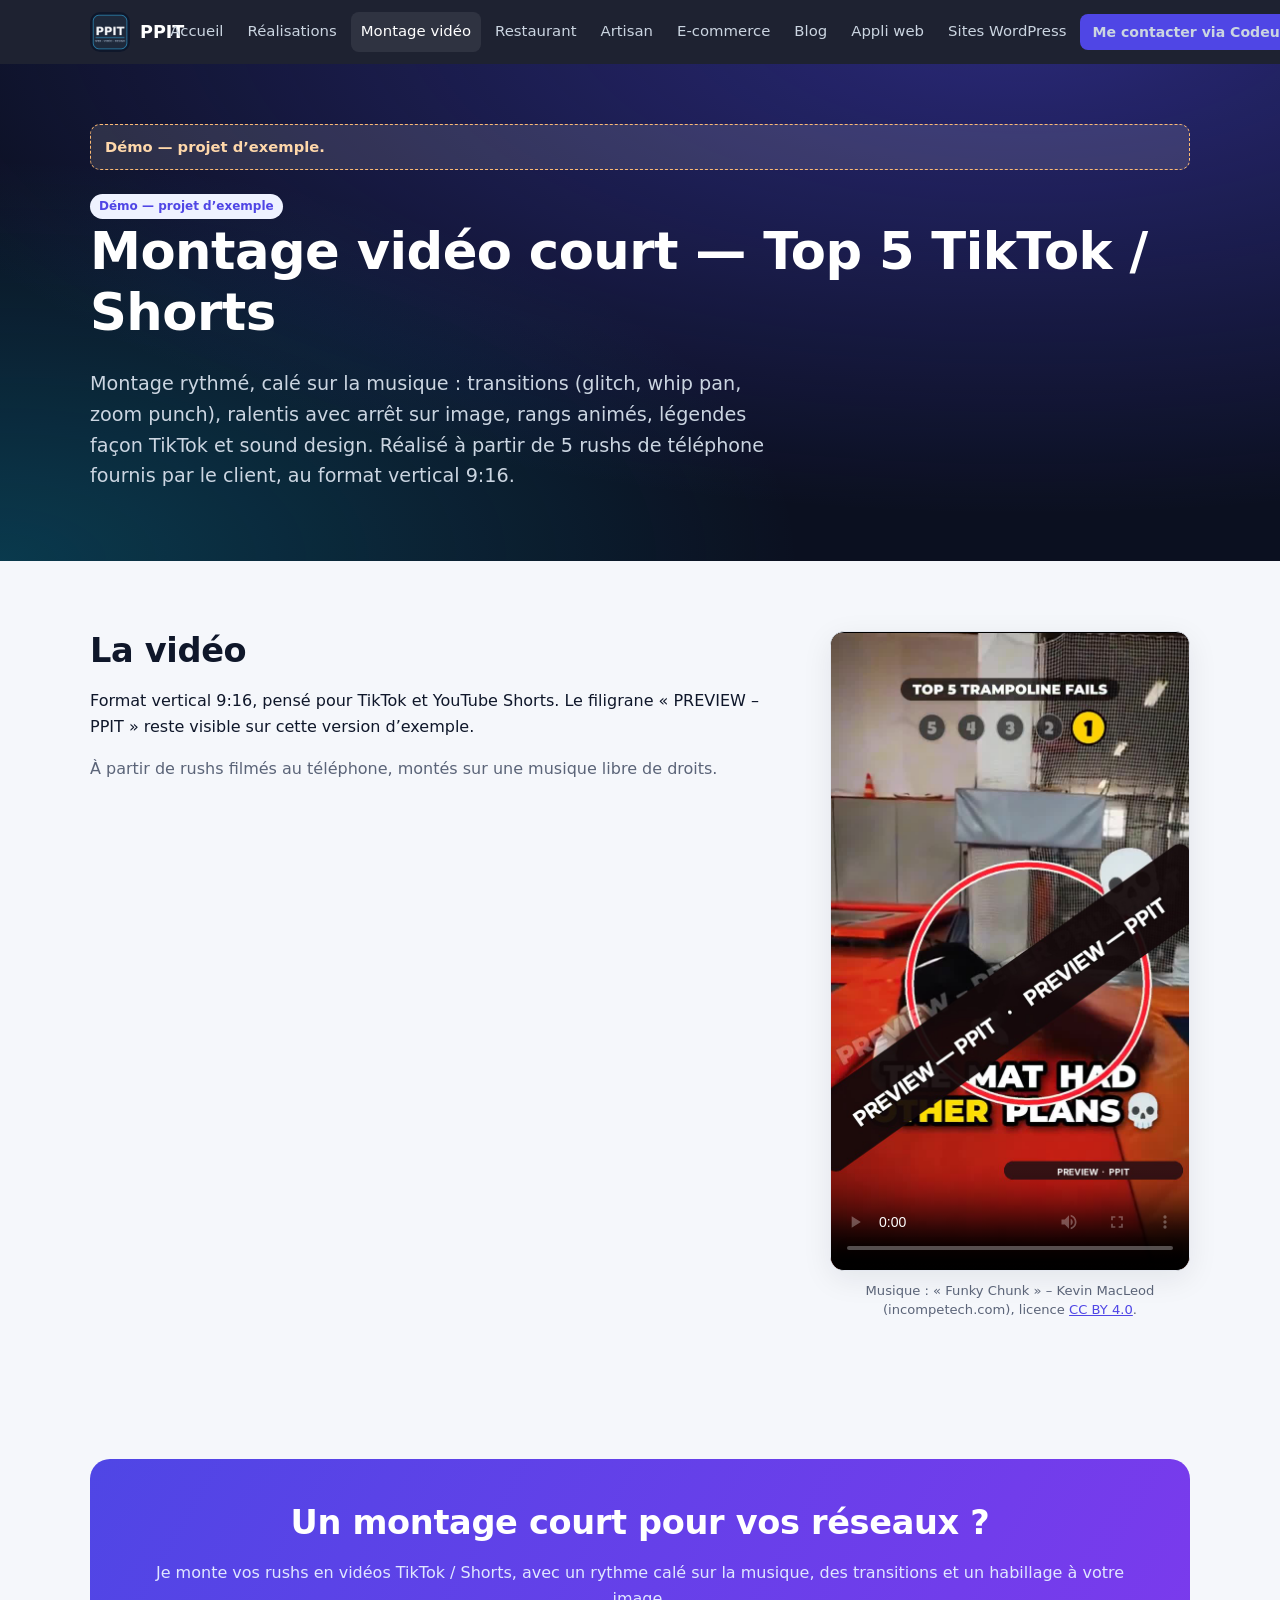
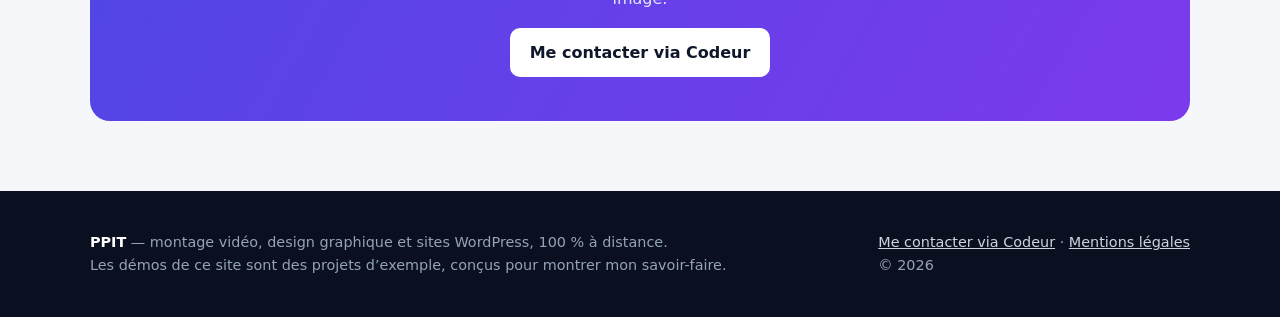
<file: montage-video.html>
<!doctype html>
<html lang="fr"><head><meta charset="utf-8"><meta name="viewport" content="width=device-width,initial-scale=1">
<title>Montage vidéo court — Top 5 TikTok / Shorts | PPIT</title><meta name="description" content="Démo — projet d’exemple : montage vidéo court au format vertical 9:16 (TikTok / Shorts), calé sur la musique, avec transitions, ralentis et légendes."><link rel="canonical" href="https://pitttpittt.github.io/montage-video.html">
<meta property="og:type" content="website"><meta property="og:title" content="Montage vidéo court — Top 5 TikTok / Shorts | PPIT"><meta property="og:description" content="Démo — projet d’exemple : montage vidéo court au format vertical 9:16 (TikTok / Shorts), calé sur la musique, avec transitions, ralentis et légendes."><meta property="og:url" content="https://pitttpittt.github.io/montage-video.html"><meta property="og:image" content="https://pitttpittt.github.io/assets/img/og.jpg"><meta property="og:locale" content="fr_FR"><meta name="twitter:card" content="summary_large_image">
<meta name="theme-color" content="#0b1020"><link rel="icon" type="image/png" href="assets/img/ppit-logo.png"><link rel="apple-touch-icon" href="assets/img/ppit-logo.png">
<link rel="stylesheet" href="assets/css/style.css">
</head><body>
<header class="top"><div class="wrap"><a class="logo" href="index.html"><img src="assets/img/ppit-logo.png" alt="PPIT" width="40" height="40"><span>PPIT</span></a>
<button class="burger" aria-label="Menu" aria-expanded="false">☰</button><nav class="nav" aria-label="Navigation principale"><a href="index.html">Accueil</a><a href="realisations.html">Réalisations</a><a href="montage-video.html" class=on>Montage vidéo</a><a href="restaurant.html">Restaurant</a><a href="artisan.html">Artisan</a><a href="boutique.html">E-commerce</a><a href="blog.html">Blog</a><a href="application.html">Appli web</a><a href="sites-wordpress.html">Sites WordPress</a><a class="btn sm" href="https://www.codeur.com/-ppit" target="_blank" rel="noopener">Me contacter via Codeur</a></nav></div></header>
<main><section class="hero sub"><div class="wrap"><div class="demo-banner" role="note">Démo — projet d’exemple.</div>
<span class="tag">Démo — projet d’exemple</span>
<h1>Montage vidéo court — Top 5 TikTok / Shorts</h1>
<p class="lead">Montage rythmé, calé sur la musique : transitions (glitch, whip pan, zoom punch), ralentis avec arrêt sur image, rangs animés, légendes façon TikTok et sound design. Réalisé à partir de 5 rushs de téléphone fournis par le client, au format vertical 9:16.</p>
</div></section>
<section id="montage-video"><div class="wrap"><div class="video-demo"><div>
<h2>La vidéo</h2>
<p>Format vertical 9:16, pensé pour TikTok et YouTube Shorts. Le filigrane « PREVIEW – PPIT » reste visible sur cette version d’exemple.</p>
<p class="muted">À partir de rushs filmés au téléphone, montés sur une musique libre de droits.</p>
</div>
<div class="video-frame">
<video class="video-vert" controls playsinline preload="metadata" poster="assets/img/top5-trampoline.jpg" width="720" height="1280">
<source src="assets/video/top5-trampoline.mp4" type="video/mp4">
Désolé, votre navigateur ne peut pas lire cette vidéo.
</video>
<p class="credit">Musique : « Funky Chunk » – Kevin MacLeod (incompetech.com), licence <a href="https://creativecommons.org/licenses/by/4.0/" target="_blank" rel="noopener">CC BY 4.0</a>.</p>
</div>
</div></div></section>
<section><div class="wrap"><div class="cta-band"><h2>Un montage court pour vos réseaux ?</h2><p>Je monte vos rushs en vidéos TikTok / Shorts, avec un rythme calé sur la musique, des transitions et un habillage à votre image.</p><a class="btn light" href="https://www.codeur.com/-ppit" target="_blank" rel="noopener">Me contacter via Codeur</a></div></div></section></main>
<footer class="foot"><div class="wrap"><div><strong style="color:#fff">PPIT</strong> — montage vidéo, design graphique et sites WordPress, 100 % à distance.<br>Les démos de ce site sont des projets d’exemple, conçus pour montrer mon savoir-faire.</div>
<div><a href="https://www.codeur.com/-ppit" target="_blank" rel="noopener">Me contacter via Codeur</a> · <a href="mentions-legales.html">Mentions légales</a><br>© <span id="year">2026</span></div></div></footer>
<script src="assets/js/common.js" defer></script>
</body></html>
</file>
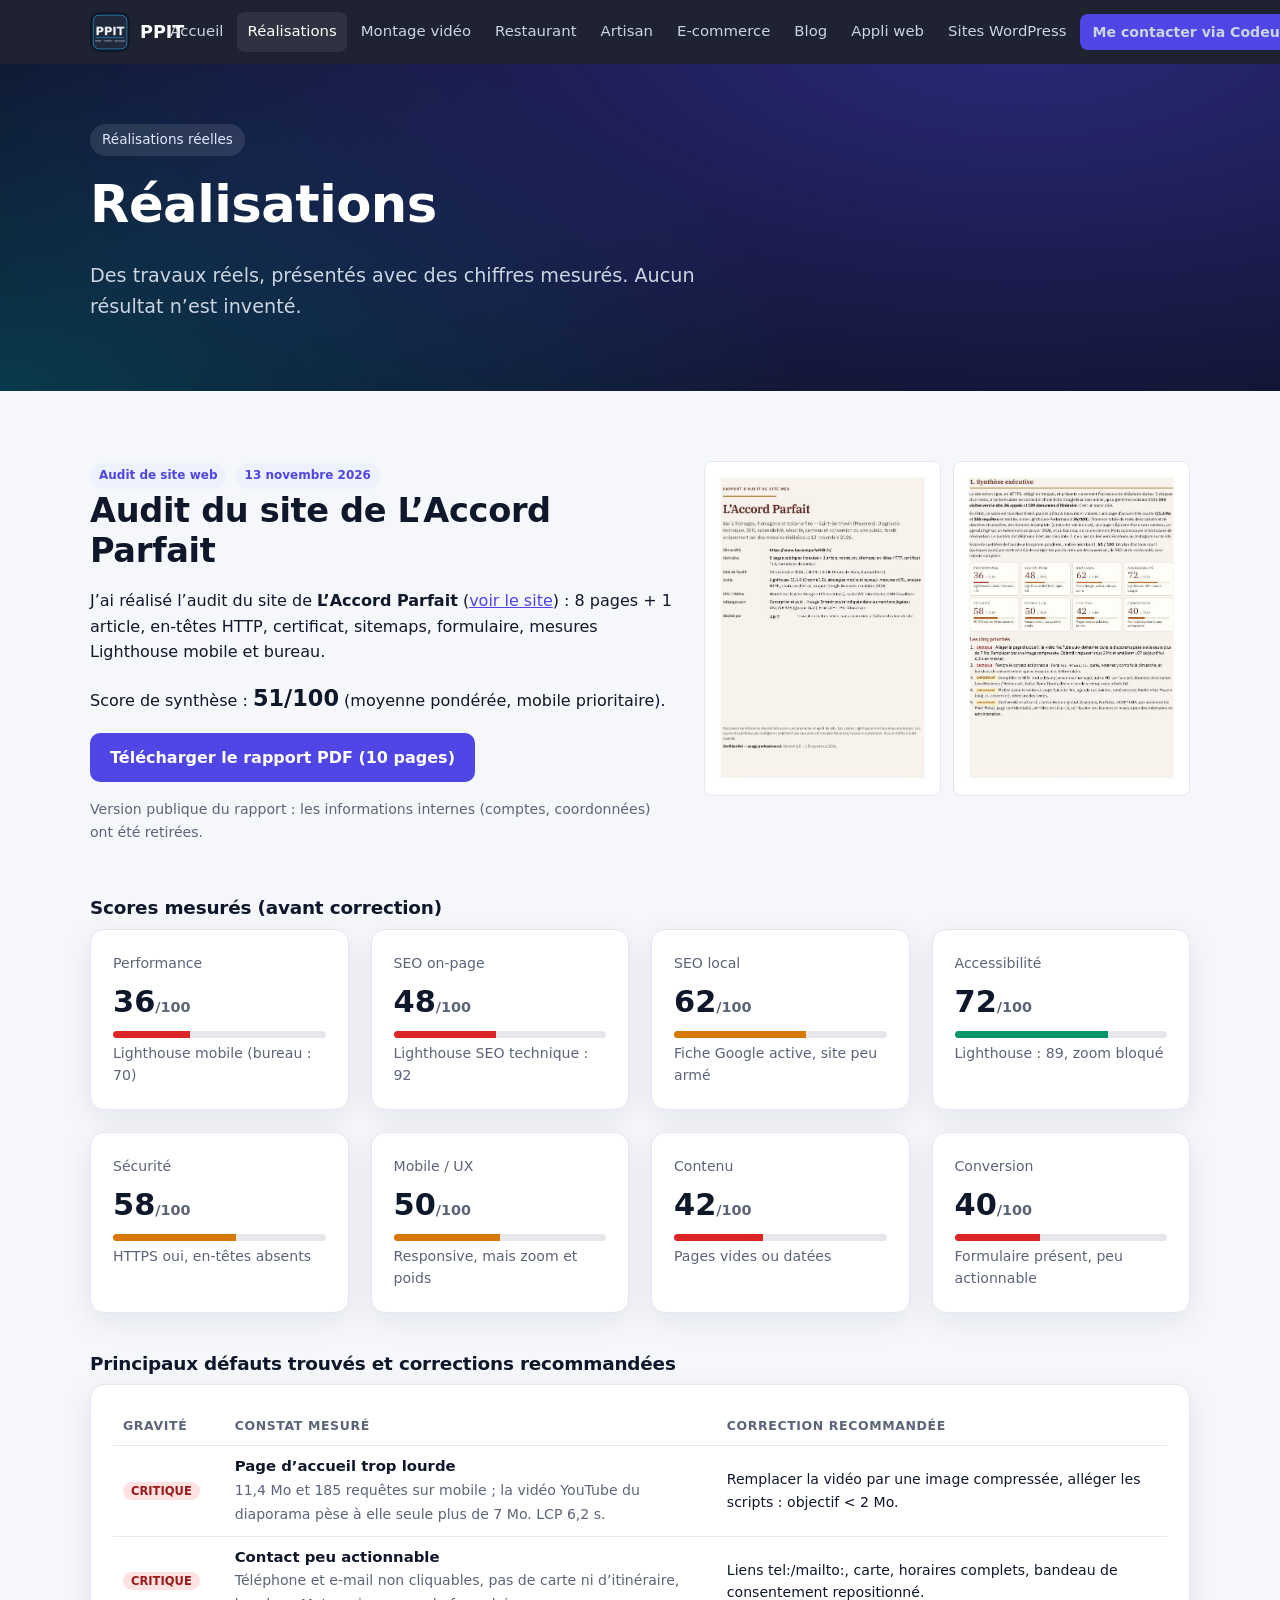
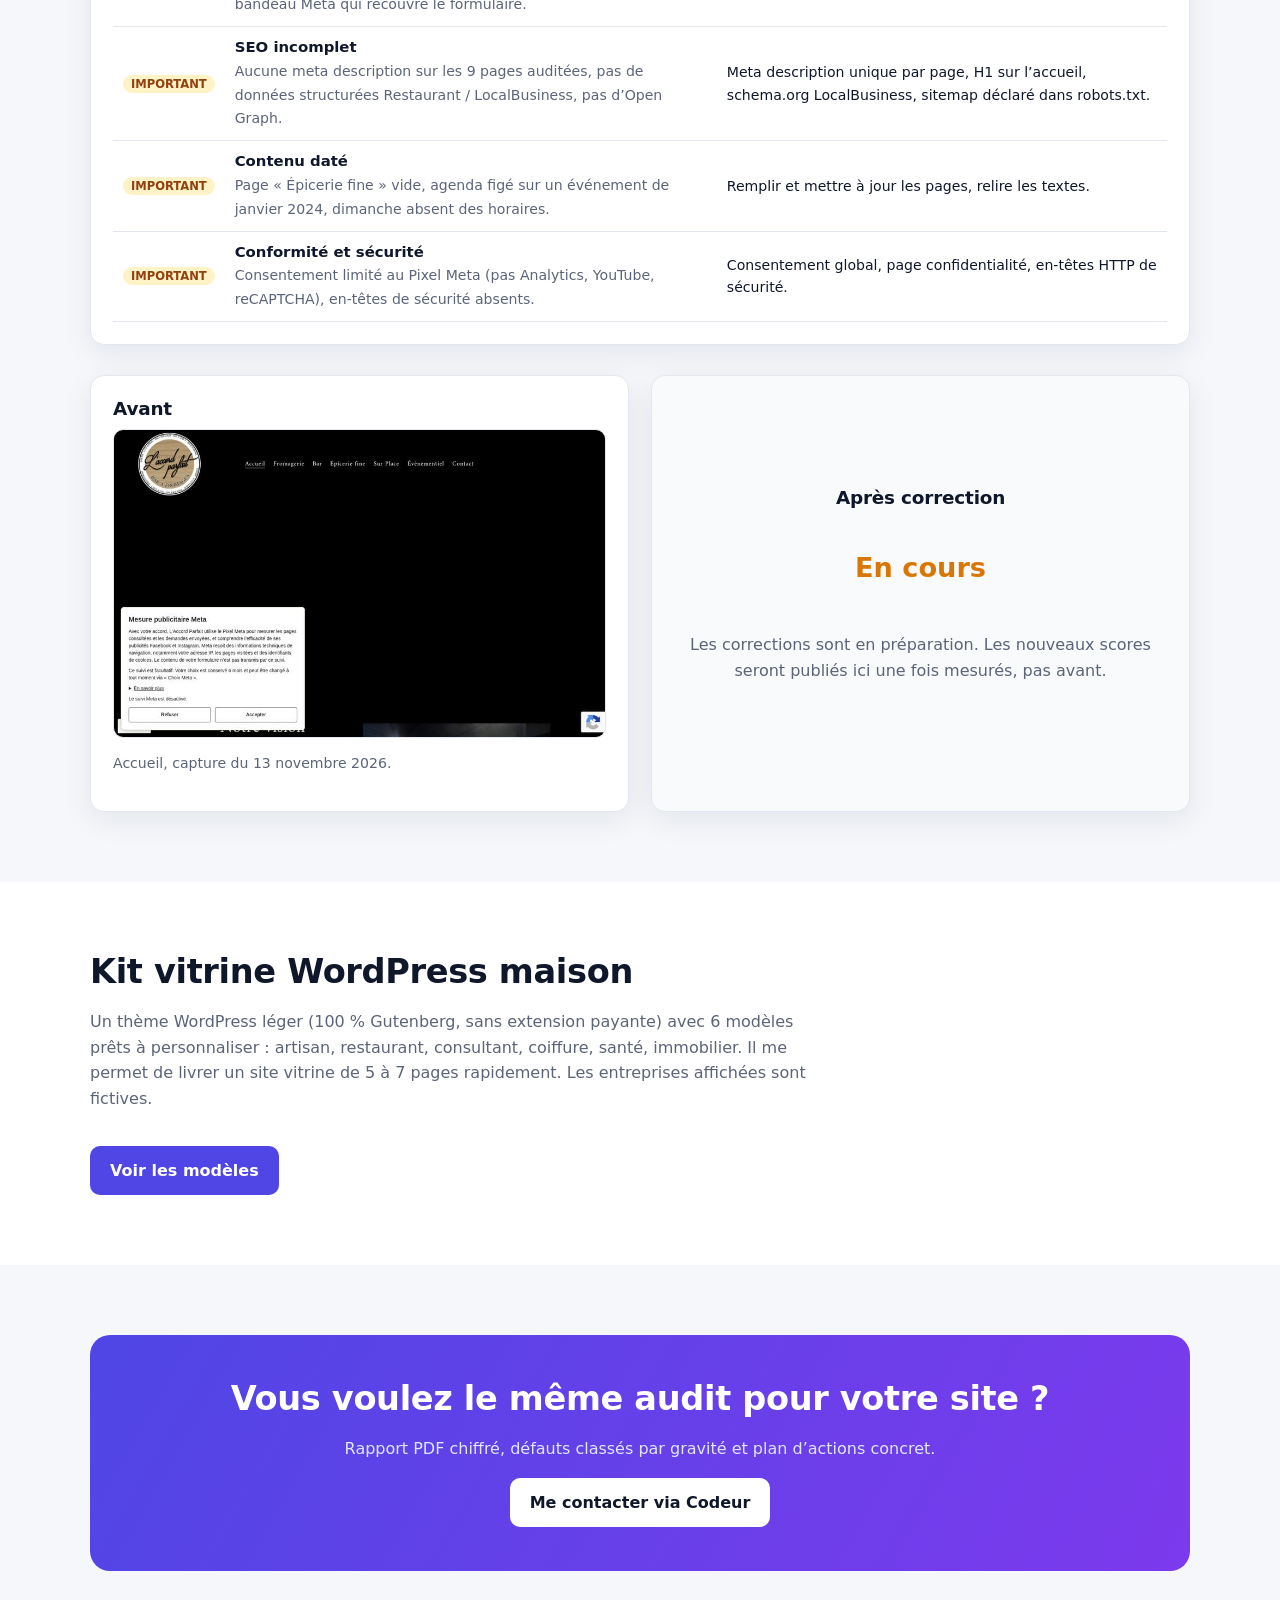
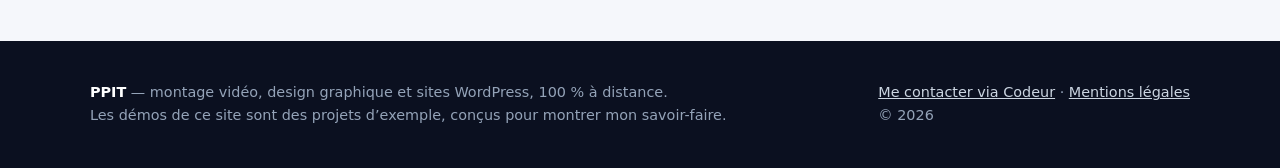
<file: realisations.html>
<!doctype html>
<html lang="fr"><head><meta charset="utf-8"><meta name="viewport" content="width=device-width,initial-scale=1">
<title>Réalisations — audit de site L’Accord Parfait et kit WordPress | PPIT</title><meta name="description" content="Réalisations de PPIT : audit du site de L’Accord Parfait (performance, SEO, sécurité, conversion) avec rapport PDF, kit vitrine WordPress."><link rel="canonical" href="https://pitttpittt.github.io/realisations.html">
<meta property="og:type" content="website"><meta property="og:title" content="Réalisations — audit de site L’Accord Parfait et kit WordPress | PPIT"><meta property="og:description" content="Réalisations de PPIT : audit du site de L’Accord Parfait (performance, SEO, sécurité, conversion) avec rapport PDF, kit vitrine WordPress."><meta property="og:url" content="https://pitttpittt.github.io/realisations.html"><meta property="og:image" content="https://pitttpittt.github.io/assets/img/og.jpg"><meta property="og:locale" content="fr_FR"><meta name="twitter:card" content="summary_large_image">
<meta name="theme-color" content="#0b1020"><link rel="icon" type="image/png" href="assets/img/ppit-logo.png"><link rel="apple-touch-icon" href="assets/img/ppit-logo.png">
<link rel="stylesheet" href="assets/css/style.css">
</head><body>
<header class="top"><div class="wrap"><a class="logo" href="index.html"><img src="assets/img/ppit-logo.png" alt="PPIT" width="40" height="40"><span>PPIT</span></a>
<button class="burger" aria-label="Menu" aria-expanded="false">☰</button><nav class="nav" aria-label="Navigation principale"><a href="index.html">Accueil</a><a href="realisations.html" class=on>Réalisations</a><a href="montage-video.html">Montage vidéo</a><a href="restaurant.html">Restaurant</a><a href="artisan.html">Artisan</a><a href="boutique.html">E-commerce</a><a href="blog.html">Blog</a><a href="application.html">Appli web</a><a href="sites-wordpress.html">Sites WordPress</a><a class="btn sm" href="https://www.codeur.com/-ppit" target="_blank" rel="noopener">Me contacter via Codeur</a></nav></div></header>
<main><section class="hero sub"><div class="wrap"><span class="pill">Réalisations réelles</span><h1>Réalisations</h1><p class="lead">Des travaux réels, présentés avec des chiffres mesurés. Aucun résultat n’est inventé.</p></div></section>
<section><div class="wrap"><div class="split"><div><span class="tag">Audit de site web</span> <span class="tag">13 novembre 2026</span><h2>Audit du site de L’Accord Parfait</h2>
<p>J’ai réalisé l’audit du site de <strong>L’Accord Parfait</strong> (<a href="https://www.laccordparfait53.fr/" target="_blank" rel="noopener">voir le site</a>) : 8 pages + 1 article, en-têtes HTTP, certificat, sitemaps, formulaire, mesures Lighthouse mobile et bureau.</p>
<p>Score de synthèse : <strong style="font-size:1.4rem">51/100</strong> (moyenne pondérée, mobile prioritaire).</p>
<p><a class="btn" href="assets/docs/audit-laccord-parfait.pdf" download>Télécharger le rapport PDF (10 pages)</a></p>
<p class="small muted">Version publique du rapport : les informations internes (comptes, coordonnées) ont été retirées.</p></div>
<div class="grid" style="grid-template-columns:1fr 1fr;gap:12px"><img src="assets/img/audit-page-01.jpg" alt="Rapport d’audit, page 1" data-zoom style="border-radius:8px;border:1px solid var(--line);cursor:zoom-in"><img src="assets/img/audit-page-02.jpg" alt="Rapport d’audit, page 2" data-zoom style="border-radius:8px;border:1px solid var(--line);cursor:zoom-in"></div></div>
<h3 style="margin-top:40px">Scores mesurés (avant correction)</h3><div class="grid g4"><div class="card score"><span class="muted small">Performance</span><b>36<small class="muted" style="font-size:.9rem">/100</small></b><div class="bar"><i style="width:36%;background:var(--bad)"></i></div><span class="small muted">Lighthouse mobile (bureau : 70)</span></div><div class="card score"><span class="muted small">SEO on-page</span><b>48<small class="muted" style="font-size:.9rem">/100</small></b><div class="bar"><i style="width:48%;background:var(--bad)"></i></div><span class="small muted">Lighthouse SEO technique : 92</span></div><div class="card score"><span class="muted small">SEO local</span><b>62<small class="muted" style="font-size:.9rem">/100</small></b><div class="bar"><i style="width:62%;background:var(--warn)"></i></div><span class="small muted">Fiche Google active, site peu armé</span></div><div class="card score"><span class="muted small">Accessibilité</span><b>72<small class="muted" style="font-size:.9rem">/100</small></b><div class="bar"><i style="width:72%;background:var(--ok)"></i></div><span class="small muted">Lighthouse : 89, zoom bloqué</span></div><div class="card score"><span class="muted small">Sécurité</span><b>58<small class="muted" style="font-size:.9rem">/100</small></b><div class="bar"><i style="width:58%;background:var(--warn)"></i></div><span class="small muted">HTTPS oui, en-têtes absents</span></div><div class="card score"><span class="muted small">Mobile / UX</span><b>50<small class="muted" style="font-size:.9rem">/100</small></b><div class="bar"><i style="width:50%;background:var(--warn)"></i></div><span class="small muted">Responsive, mais zoom et poids</span></div><div class="card score"><span class="muted small">Contenu</span><b>42<small class="muted" style="font-size:.9rem">/100</small></b><div class="bar"><i style="width:42%;background:var(--bad)"></i></div><span class="small muted">Pages vides ou datées</span></div><div class="card score"><span class="muted small">Conversion</span><b>40<small class="muted" style="font-size:.9rem">/100</small></b><div class="bar"><i style="width:40%;background:var(--bad)"></i></div><span class="small muted">Formulaire présent, peu actionnable</span></div></div>
<h3 style="margin-top:40px">Principaux défauts trouvés et corrections recommandées</h3><div class="card" style="overflow:auto"><table class="tbl"><thead><tr><th>Gravité</th><th>Constat mesuré</th><th>Correction recommandée</th></tr></thead><tbody><tr><td><span class="sev c">Critique</span></td><td><strong>Page d’accueil trop lourde</strong><br><span class="muted small">11,4 Mo et 185 requêtes sur mobile ; la vidéo YouTube du diaporama pèse à elle seule plus de 7 Mo. LCP 6,2 s.</span></td><td class="small">Remplacer la vidéo par une image compressée, alléger les scripts : objectif < 2 Mo.</td></tr><tr><td><span class="sev c">Critique</span></td><td><strong>Contact peu actionnable</strong><br><span class="muted small">Téléphone et e-mail non cliquables, pas de carte ni d’itinéraire, bandeau Meta qui recouvre le formulaire.</span></td><td class="small">Liens tel:/mailto:, carte, horaires complets, bandeau de consentement repositionné.</td></tr><tr><td><span class="sev i">Important</span></td><td><strong>SEO incomplet</strong><br><span class="muted small">Aucune meta description sur les 9 pages auditées, pas de données structurées Restaurant / LocalBusiness, pas d’Open Graph.</span></td><td class="small">Meta description unique par page, H1 sur l’accueil, schema.org LocalBusiness, sitemap déclaré dans robots.txt.</td></tr><tr><td><span class="sev i">Important</span></td><td><strong>Contenu daté</strong><br><span class="muted small">Page « Épicerie fine » vide, agenda figé sur un événement de janvier 2024, dimanche absent des horaires.</span></td><td class="small">Remplir et mettre à jour les pages, relire les textes.</td></tr><tr><td><span class="sev i">Important</span></td><td><strong>Conformité et sécurité</strong><br><span class="muted small">Consentement limité au Pixel Meta (pas Analytics, YouTube, reCAPTCHA), en-têtes de sécurité absents.</span></td><td class="small">Consentement global, page confidentialité, en-têtes HTTP de sécurité.</td></tr></tbody></table></div>
<div class="grid g2" style="margin-top:30px"><div class="card"><h3>Avant</h3><div class="shot"><img src="assets/img/audit-accueil-desktop.jpg" alt="Page d’accueil du site avant correction" loading="lazy" data-zoom></div><p class="small muted">Accueil, capture du 13 novembre 2026.</p></div>
<div class="card" style="display:flex;flex-direction:column;justify-content:center;text-align:center;background:#f8fafc"><h3>Après correction</h3><p class="kpi" style="color:var(--warn)">En cours</p><p class="muted">Les corrections sont en préparation. Les nouveaux scores seront publiés ici une fois mesurés, pas avant.</p></div></div>
</div></section>
<section style="background:#fff"><div class="wrap"><div class="sec-head"><h2>Kit vitrine WordPress maison</h2><p class="muted">Un thème WordPress léger (100 % Gutenberg, sans extension payante) avec 6 modèles prêts à personnaliser : artisan, restaurant, consultant, coiffure, santé, immobilier. Il me permet de livrer un site vitrine de 5 à 7 pages rapidement. Les entreprises affichées sont fictives.</p></div><a class="btn" href="sites-wordpress.html">Voir les modèles</a></div></section>
<section><div class="wrap"><div class="cta-band"><h2>Vous voulez le même audit pour votre site ?</h2><p>Rapport PDF chiffré, défauts classés par gravité et plan d’actions concret.</p><a class="btn light" href="https://www.codeur.com/-ppit" target="_blank" rel="noopener">Me contacter via Codeur</a></div></div></section></main>
<footer class="foot"><div class="wrap"><div><strong style="color:#fff">PPIT</strong> — montage vidéo, design graphique et sites WordPress, 100 % à distance.<br>Les démos de ce site sont des projets d’exemple, conçus pour montrer mon savoir-faire.</div>
<div><a href="https://www.codeur.com/-ppit" target="_blank" rel="noopener">Me contacter via Codeur</a> · <a href="mentions-legales.html">Mentions légales</a><br>© <span id="year">2026</span></div></div></footer>
<script src="assets/js/common.js" defer></script>
</body></html>
</file>
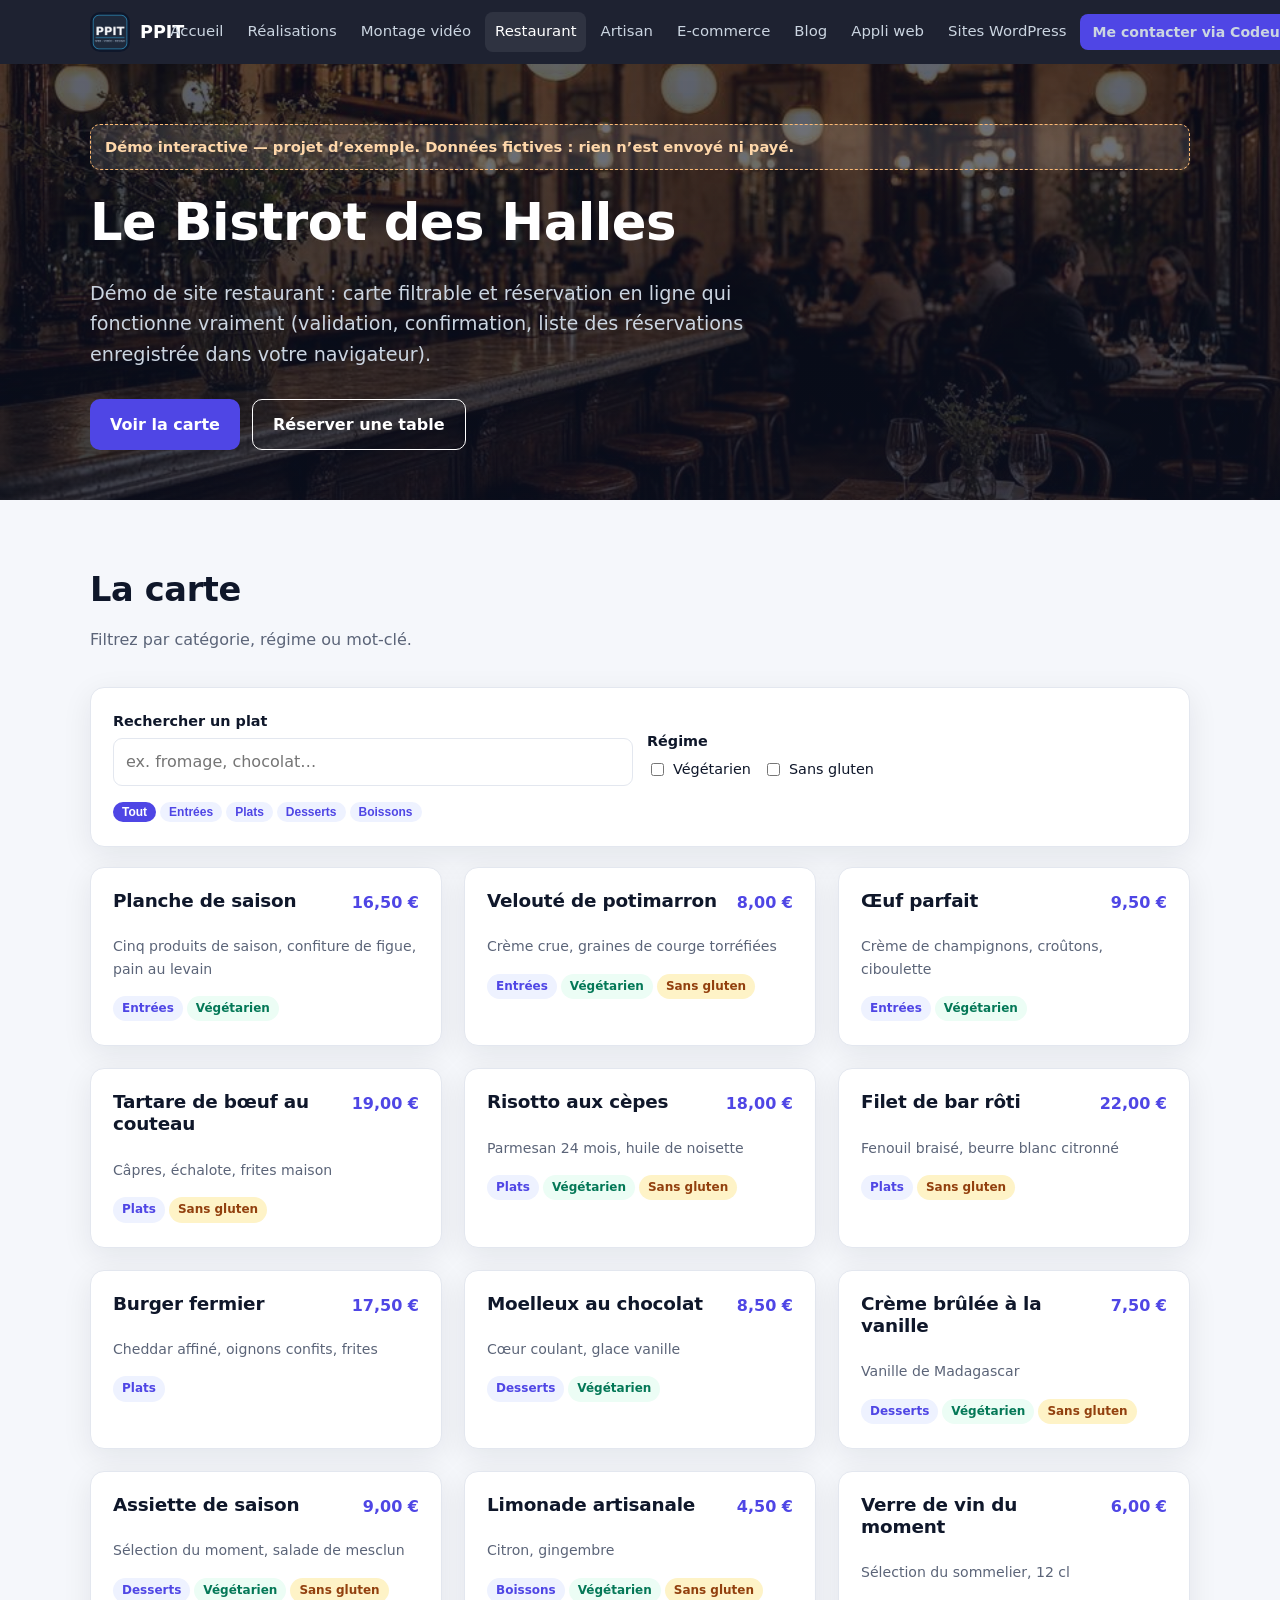
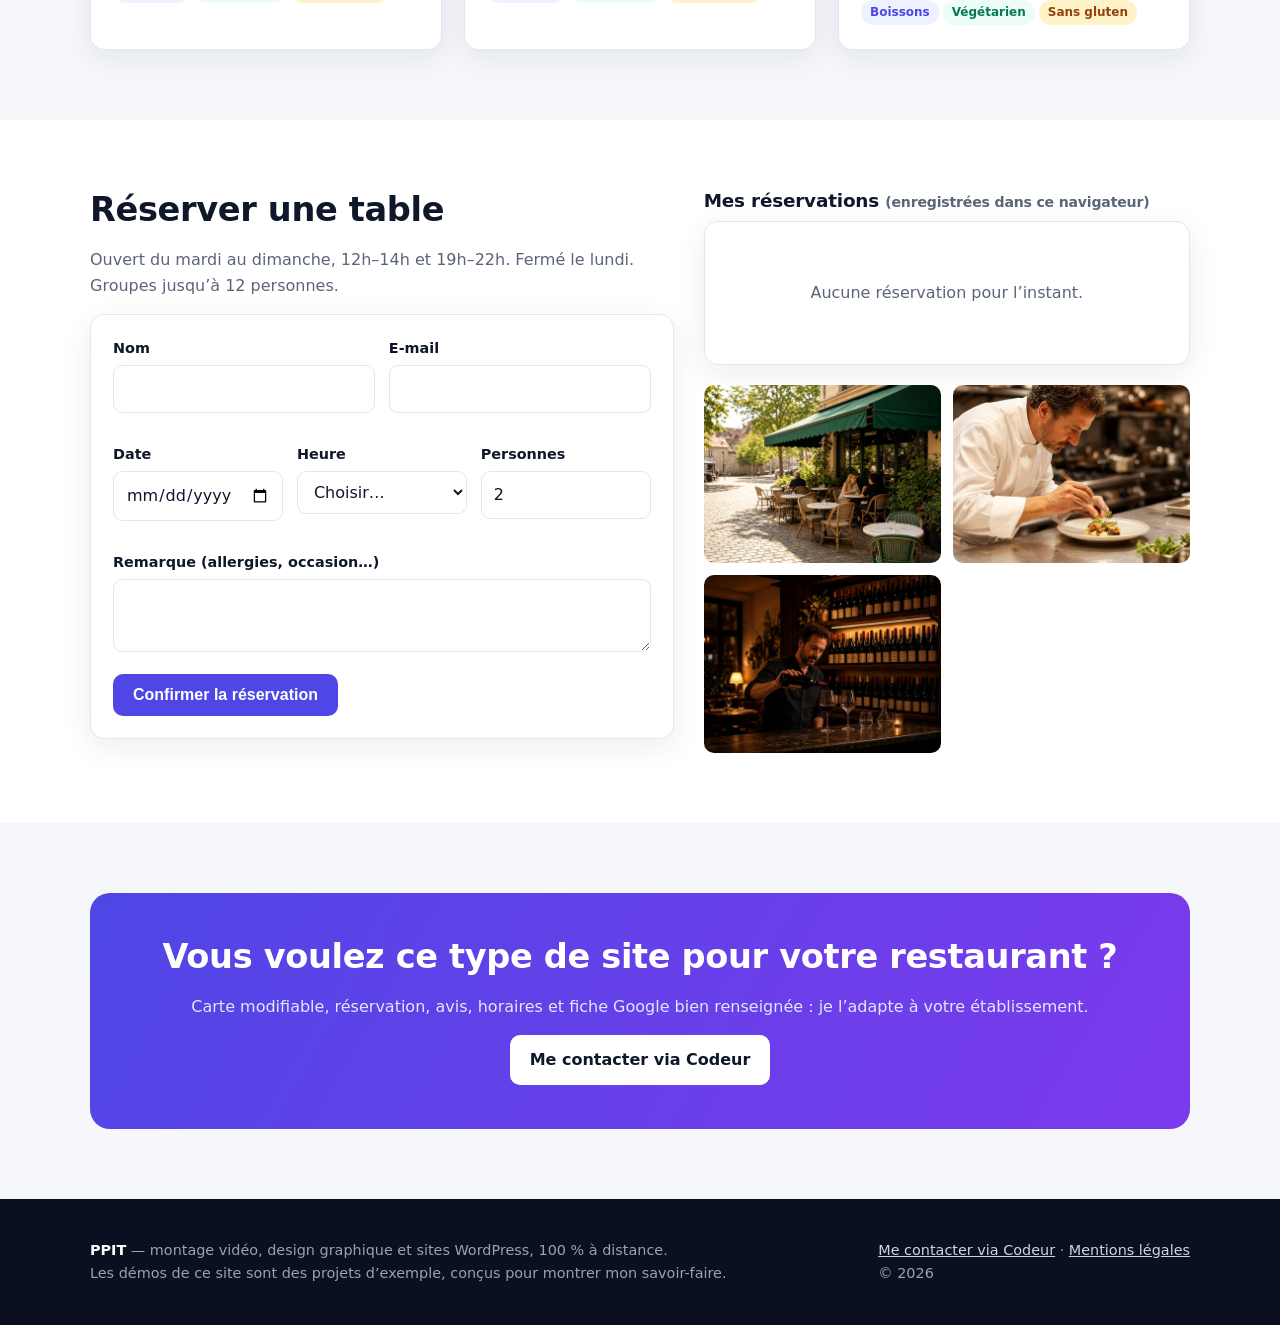
<file: restaurant.html>
<!doctype html>
<html lang="fr"><head><meta charset="utf-8"><meta name="viewport" content="width=device-width,initial-scale=1">
<title>Démo site restaurant — carte filtrable et réservation en ligne | PPIT</title><meta name="description" content="Démo interactive (projet d’exemple) de site restaurant : carte filtrable par catégorie et régime, formulaire de réservation fonctionnel avec validation et confirmation."><link rel="canonical" href="https://pitttpittt.github.io/restaurant.html">
<meta property="og:type" content="website"><meta property="og:title" content="Démo site restaurant — carte filtrable et réservation en ligne | PPIT"><meta property="og:description" content="Démo interactive (projet d’exemple) de site restaurant : carte filtrable par catégorie et régime, formulaire de réservation fonctionnel avec validation et confirmation."><meta property="og:url" content="https://pitttpittt.github.io/restaurant.html"><meta property="og:image" content="https://pitttpittt.github.io/assets/img/og.jpg"><meta property="og:locale" content="fr_FR"><meta name="twitter:card" content="summary_large_image">
<meta name="theme-color" content="#0b1020"><link rel="icon" type="image/png" href="assets/img/ppit-logo.png"><link rel="apple-touch-icon" href="assets/img/ppit-logo.png">
<link rel="stylesheet" href="assets/css/style.css">
</head><body>
<header class="top"><div class="wrap"><a class="logo" href="index.html"><img src="assets/img/ppit-logo.png" alt="PPIT" width="40" height="40"><span>PPIT</span></a>
<button class="burger" aria-label="Menu" aria-expanded="false">☰</button><nav class="nav" aria-label="Navigation principale"><a href="index.html">Accueil</a><a href="realisations.html">Réalisations</a><a href="montage-video.html">Montage vidéo</a><a href="restaurant.html" class=on>Restaurant</a><a href="artisan.html">Artisan</a><a href="boutique.html">E-commerce</a><a href="blog.html">Blog</a><a href="application.html">Appli web</a><a href="sites-wordpress.html">Sites WordPress</a><a class="btn sm" href="https://www.codeur.com/-ppit" target="_blank" rel="noopener">Me contacter via Codeur</a></nav></div></header>
<main><section class="hero sub" style="background:linear-gradient(rgba(11,16,32,.65),rgba(11,16,32,.8)),url(assets/img/restaurant-hero.jpg) center/cover"><div class="wrap"><div class="demo-banner" role="note">Démo interactive — projet d’exemple. Données fictives : rien n’est envoyé ni payé.</div>
<h1>Le Bistrot des Halles</h1><p class="lead">Démo de site restaurant : carte filtrable et réservation en ligne qui fonctionne vraiment (validation, confirmation, liste des réservations enregistrée dans votre navigateur).</p>
<div class="ctas"><a class="btn" href="#carte">Voir la carte</a><a class="btn ghost" href="#reserver">Réserver une table</a></div></div></section>
<section id="carte"><div class="wrap"><div class="sec-head"><h2>La carte</h2><p class="muted">Filtrez par catégorie, régime ou mot-clé.</p></div>
<div class="card" style="margin-bottom:20px"><div class="row" style="align-items:end"><div><label for="q">Rechercher un plat</label><input id="q" type="search" placeholder="ex. fromage, chocolat…"></div>
<div><label>Régime</label><label style="font-weight:400;display:inline-flex;gap:6px;margin-right:12px"><input type="checkbox" id="veg" style="width:auto"> Végétarien</label><label style="font-weight:400;display:inline-flex;gap:6px"><input type="checkbox" id="gf" style="width:auto"> Sans gluten</label></div></div>
<div id="cats" style="margin-top:12px"></div></div>
<div id="menu" class="grid g3"></div><p id="menu-empty" class="empty" hidden>Aucun plat ne correspond à ces filtres.</p></div></section>
<section style="background:#fff" id="reserver"><div class="wrap split"><div><h2>Réserver une table</h2><p class="muted">Ouvert du mardi au dimanche, 12h–14h et 19h–22h. Fermé le lundi. Groupes jusqu’à 12 personnes.</p>
<form id="resa" class="card" novalidate>
<div class="row"><div class="field"><label for="r-nom">Nom</label><input id="r-nom" autocomplete="name"><div class="err"></div></div><div class="field"><label for="r-mail">E-mail</label><input id="r-mail" type="email" autocomplete="email"><div class="err"></div></div></div>
<div class="row"><div class="field"><label for="r-date">Date</label><input id="r-date" type="date"><div class="err"></div></div><div class="field"><label for="r-heure">Heure</label><select id="r-heure"></select><div class="err"></div></div><div class="field"><label for="r-pers">Personnes</label><input id="r-pers" type="number" min="1" max="12" value="2"><div class="err"></div></div></div>
<div class="field"><label for="r-note">Remarque (allergies, occasion…)</label><textarea id="r-note" rows="2"></textarea></div>
<button class="btn" type="submit">Confirmer la réservation</button><div id="resa-msg" aria-live="polite"></div></form></div>
<div><h3>Mes réservations <span class="muted small">(enregistrées dans ce navigateur)</span></h3><div id="list" class="card"></div>
<div class="gallery" style="margin-top:20px"><img src="assets/img/restaurant-terrasse.jpg" alt="Terrasse" loading="lazy"><img src="assets/img/restaurant-chef.jpg" alt="En cuisine" loading="lazy"><img src="assets/img/restaurant-bar.jpg" alt="Le bar" loading="lazy"></div></div></div></section>
<section><div class="wrap"><div class="cta-band"><h2>Vous voulez ce type de site pour votre restaurant ?</h2><p>Carte modifiable, réservation, avis, horaires et fiche Google bien renseignée : je l’adapte à votre établissement.</p><a class="btn light" href="https://www.codeur.com/-ppit" target="_blank" rel="noopener">Me contacter via Codeur</a></div></div></section></main>
<footer class="foot"><div class="wrap"><div><strong style="color:#fff">PPIT</strong> — montage vidéo, design graphique et sites WordPress, 100 % à distance.<br>Les démos de ce site sont des projets d’exemple, conçus pour montrer mon savoir-faire.</div>
<div><a href="https://www.codeur.com/-ppit" target="_blank" rel="noopener">Me contacter via Codeur</a> · <a href="mentions-legales.html">Mentions légales</a><br>© <span id="year">2026</span></div></div></footer>
<script src="assets/js/common.js" defer></script><script src="assets/js/restaurant.js" defer></script>
</body></html>
</file>
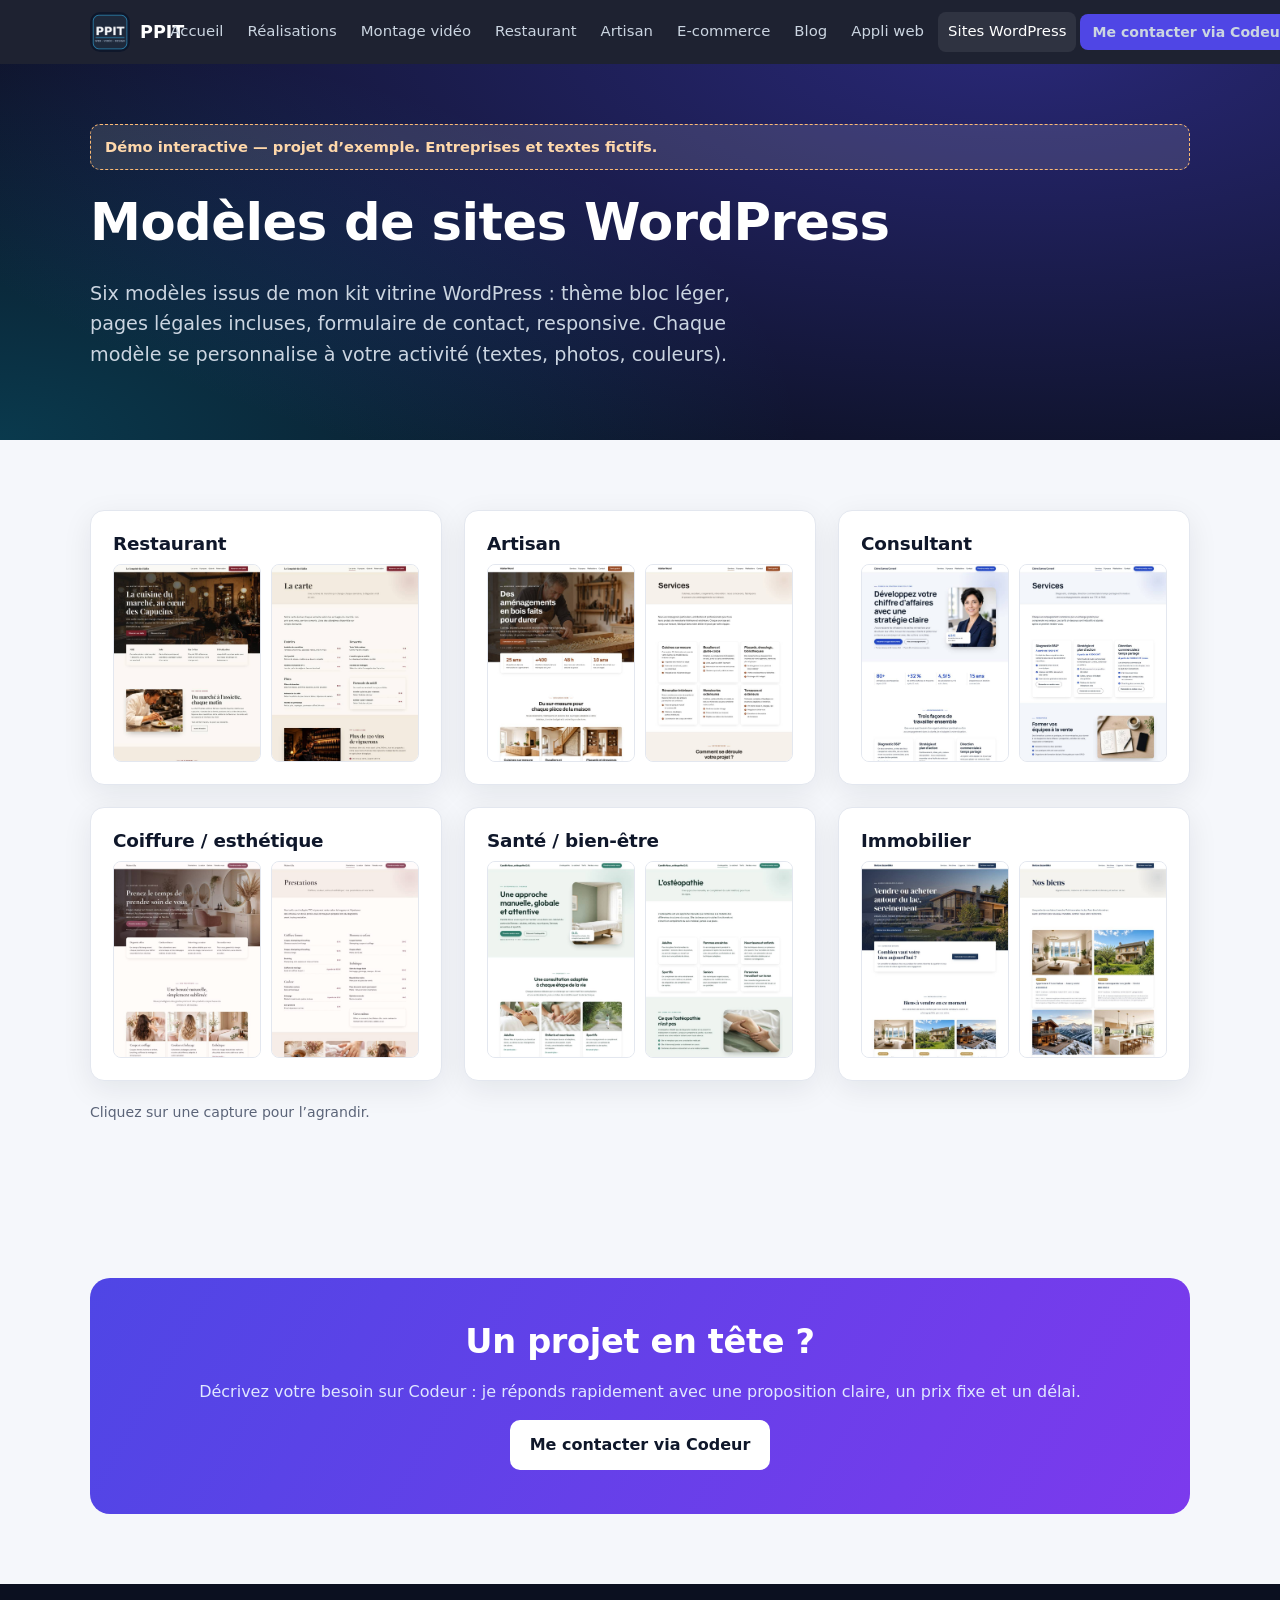
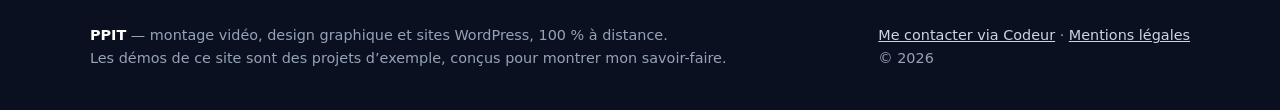
<file: sites-wordpress.html>
<!doctype html>
<html lang="fr"><head><meta charset="utf-8"><meta name="viewport" content="width=device-width,initial-scale=1">
<title>Modèles de sites WordPress — kit vitrine | PPIT</title><meta name="description" content="Six modèles de sites vitrines WordPress (restaurant, artisan, consultant, coiffure, santé, immobilier) prêts à personnaliser."><link rel="canonical" href="https://pitttpittt.github.io/sites-wordpress.html">
<meta property="og:type" content="website"><meta property="og:title" content="Modèles de sites WordPress — kit vitrine | PPIT"><meta property="og:description" content="Six modèles de sites vitrines WordPress (restaurant, artisan, consultant, coiffure, santé, immobilier) prêts à personnaliser."><meta property="og:url" content="https://pitttpittt.github.io/sites-wordpress.html"><meta property="og:image" content="https://pitttpittt.github.io/assets/img/og.jpg"><meta property="og:locale" content="fr_FR"><meta name="twitter:card" content="summary_large_image">
<meta name="theme-color" content="#0b1020"><link rel="icon" type="image/png" href="assets/img/ppit-logo.png"><link rel="apple-touch-icon" href="assets/img/ppit-logo.png">
<link rel="stylesheet" href="assets/css/style.css">
</head><body>
<header class="top"><div class="wrap"><a class="logo" href="index.html"><img src="assets/img/ppit-logo.png" alt="PPIT" width="40" height="40"><span>PPIT</span></a>
<button class="burger" aria-label="Menu" aria-expanded="false">☰</button><nav class="nav" aria-label="Navigation principale"><a href="index.html">Accueil</a><a href="realisations.html">Réalisations</a><a href="montage-video.html">Montage vidéo</a><a href="restaurant.html">Restaurant</a><a href="artisan.html">Artisan</a><a href="boutique.html">E-commerce</a><a href="blog.html">Blog</a><a href="application.html">Appli web</a><a href="sites-wordpress.html" class=on>Sites WordPress</a><a class="btn sm" href="https://www.codeur.com/-ppit" target="_blank" rel="noopener">Me contacter via Codeur</a></nav></div></header>
<main><section class="hero sub"><div class="wrap"><div class="demo-banner" role="note">Démo interactive — projet d’exemple. Entreprises et textes fictifs.</div><h1>Modèles de sites WordPress</h1><p class="lead">Six modèles issus de mon kit vitrine WordPress : thème bloc léger, pages légales incluses, formulaire de contact, responsive. Chaque modèle se personnalise à votre activité (textes, photos, couleurs).</p></div></section>
<section><div class="wrap"><div class="grid g2"><div class="card"><h3>Restaurant</h3><div class="grid" style="grid-template-columns:1fr 1fr;gap:10px"><img src="assets/img/wp-restaurant-accueil.jpg" alt="Modèle Restaurant, accueil" loading="lazy" data-zoom style="border-radius:8px;border:1px solid var(--line);aspect-ratio:3/4;object-fit:cover;object-position:top;cursor:zoom-in"><img src="assets/img/wp-restaurant-carte.jpg" alt="Modèle Restaurant, page intérieure" loading="lazy" data-zoom style="border-radius:8px;border:1px solid var(--line);aspect-ratio:3/4;object-fit:cover;object-position:top;cursor:zoom-in"></div></div><div class="card"><h3>Artisan</h3><div class="grid" style="grid-template-columns:1fr 1fr;gap:10px"><img src="assets/img/wp-artisan-accueil.jpg" alt="Modèle Artisan, accueil" loading="lazy" data-zoom style="border-radius:8px;border:1px solid var(--line);aspect-ratio:3/4;object-fit:cover;object-position:top;cursor:zoom-in"><img src="assets/img/wp-artisan-services.jpg" alt="Modèle Artisan, page intérieure" loading="lazy" data-zoom style="border-radius:8px;border:1px solid var(--line);aspect-ratio:3/4;object-fit:cover;object-position:top;cursor:zoom-in"></div></div><div class="card"><h3>Consultant</h3><div class="grid" style="grid-template-columns:1fr 1fr;gap:10px"><img src="assets/img/wp-consultant-accueil.jpg" alt="Modèle Consultant, accueil" loading="lazy" data-zoom style="border-radius:8px;border:1px solid var(--line);aspect-ratio:3/4;object-fit:cover;object-position:top;cursor:zoom-in"><img src="assets/img/wp-consultant-services.jpg" alt="Modèle Consultant, page intérieure" loading="lazy" data-zoom style="border-radius:8px;border:1px solid var(--line);aspect-ratio:3/4;object-fit:cover;object-position:top;cursor:zoom-in"></div></div><div class="card"><h3>Coiffure / esthétique</h3><div class="grid" style="grid-template-columns:1fr 1fr;gap:10px"><img src="assets/img/wp-coiffure-accueil.jpg" alt="Modèle Coiffure / esthétique, accueil" loading="lazy" data-zoom style="border-radius:8px;border:1px solid var(--line);aspect-ratio:3/4;object-fit:cover;object-position:top;cursor:zoom-in"><img src="assets/img/wp-coiffure-prestations.jpg" alt="Modèle Coiffure / esthétique, page intérieure" loading="lazy" data-zoom style="border-radius:8px;border:1px solid var(--line);aspect-ratio:3/4;object-fit:cover;object-position:top;cursor:zoom-in"></div></div><div class="card"><h3>Santé / bien-être</h3><div class="grid" style="grid-template-columns:1fr 1fr;gap:10px"><img src="assets/img/wp-sante-accueil.jpg" alt="Modèle Santé / bien-être, accueil" loading="lazy" data-zoom style="border-radius:8px;border:1px solid var(--line);aspect-ratio:3/4;object-fit:cover;object-position:top;cursor:zoom-in"><img src="assets/img/wp-sante-osteopathie.jpg" alt="Modèle Santé / bien-être, page intérieure" loading="lazy" data-zoom style="border-radius:8px;border:1px solid var(--line);aspect-ratio:3/4;object-fit:cover;object-position:top;cursor:zoom-in"></div></div><div class="card"><h3>Immobilier</h3><div class="grid" style="grid-template-columns:1fr 1fr;gap:10px"><img src="assets/img/wp-immobilier-accueil.jpg" alt="Modèle Immobilier, accueil" loading="lazy" data-zoom style="border-radius:8px;border:1px solid var(--line);aspect-ratio:3/4;object-fit:cover;object-position:top;cursor:zoom-in"><img src="assets/img/wp-immobilier-nos-biens.jpg" alt="Modèle Immobilier, page intérieure" loading="lazy" data-zoom style="border-radius:8px;border:1px solid var(--line);aspect-ratio:3/4;object-fit:cover;object-position:top;cursor:zoom-in"></div></div></div><p class="muted small" style="margin-top:20px">Cliquez sur une capture pour l’agrandir.</p></div></section><section><div class="wrap"><div class="cta-band"><h2>Un projet en tête ?</h2><p>Décrivez votre besoin sur Codeur : je réponds rapidement avec une proposition claire, un prix fixe et un délai.</p><a class="btn light" href="https://www.codeur.com/-ppit" target="_blank" rel="noopener">Me contacter via Codeur</a></div></div></section></main>
<footer class="foot"><div class="wrap"><div><strong style="color:#fff">PPIT</strong> — montage vidéo, design graphique et sites WordPress, 100 % à distance.<br>Les démos de ce site sont des projets d’exemple, conçus pour montrer mon savoir-faire.</div>
<div><a href="https://www.codeur.com/-ppit" target="_blank" rel="noopener">Me contacter via Codeur</a> · <a href="mentions-legales.html">Mentions légales</a><br>© <span id="year">2026</span></div></div></footer>
<script src="assets/js/common.js" defer></script>
</body></html>
</file>
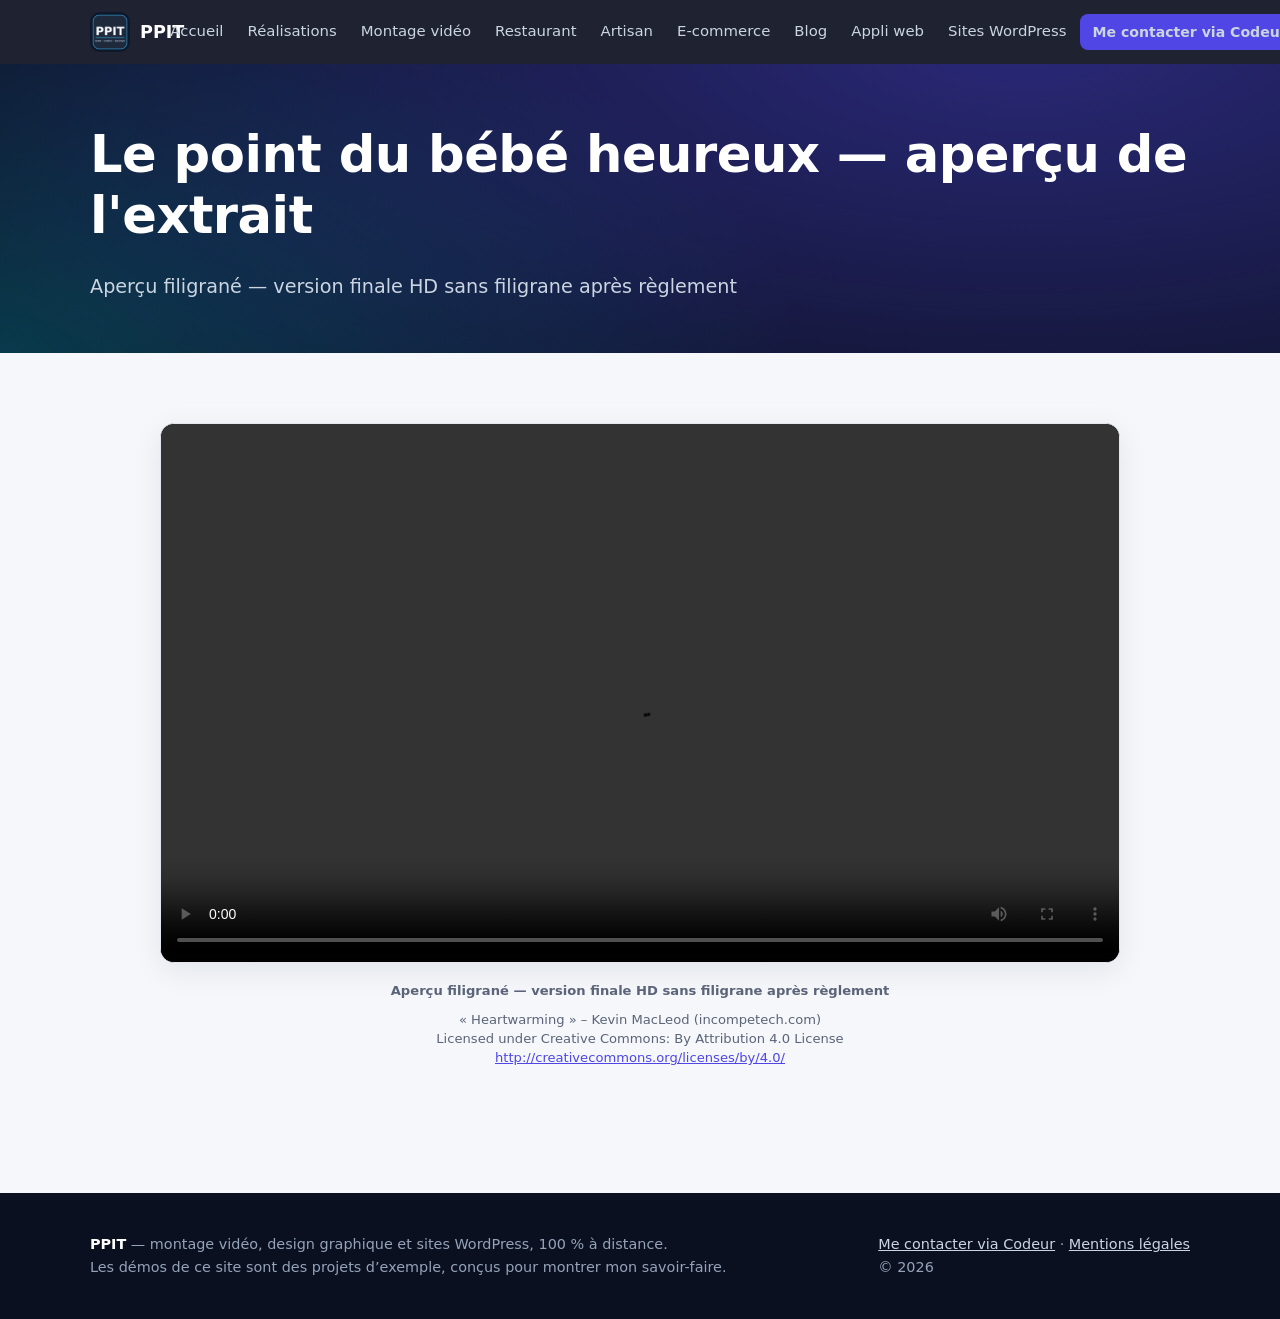
<file: apercus/bebe-heureux.html>
<!doctype html>
<html lang="fr"><head><meta charset="utf-8"><meta name="viewport" content="width=device-width,initial-scale=1">
<title>Le point du bébé heureux — aperçu de l'extrait</title>
<meta name="robots" content="noindex">
<meta name="theme-color" content="#0b1020"><link rel="icon" type="image/png" href="../assets/img/ppit-logo.png"><link rel="apple-touch-icon" href="../assets/img/ppit-logo.png">
<link rel="stylesheet" href="../assets/css/style.css">
<style>
.preview-block{max-width:960px;margin:0 auto 56px}
.preview-block h2{margin-bottom:.35em}
.video-frame.wide{width:100%;max-width:960px;margin:0 auto}
.video-horiz{width:100%;aspect-ratio:16/9;height:auto;border-radius:var(--r);background:#000;box-shadow:var(--sh);border:1px solid var(--line);display:block}
.preview-note{margin:18px 0 0;font-weight:600;color:var(--muted);text-align:center}
.hero .preview-note{color:#cbd5e1;text-align:left;font-weight:500;max-width:720px}
</style>
</head><body>
<header class="top"><div class="wrap"><a class="logo" href="../index.html"><img src="../assets/img/ppit-logo.png" alt="PPIT" width="40" height="40"><span>PPIT</span></a>
<button class="burger" aria-label="Menu" aria-expanded="false">☰</button><nav class="nav" aria-label="Navigation principale"><a href="../index.html">Accueil</a><a href="../realisations.html">Réalisations</a><a href="../montage-video.html">Montage vidéo</a><a href="../restaurant.html">Restaurant</a><a href="../artisan.html">Artisan</a><a href="../boutique.html">E-commerce</a><a href="../blog.html">Blog</a><a href="../application.html">Appli web</a><a href="../sites-wordpress.html">Sites WordPress</a><a class="btn sm" href="https://www.codeur.com/-pitttpittt" target="_blank" rel="noopener">Me contacter via Codeur</a></nav></div></header>
<main>
<section class="hero sub"><div class="wrap">
<h1>Le point du bébé heureux — aperçu de l'extrait</h1>
<p class="lead preview-note">Aperçu filigrané — version finale HD sans filigrane après règlement</p>
</div></section>
<section>
<div class="wrap">
  <div class="preview-block">
    <div class="video-frame wide">
      <video class="video-horiz" controls playsinline preload="metadata" width="1920" height="1080">
        <source src="bebe-heureux/apercu.mp4?v=4" type="video/mp4">
        Désolé, votre navigateur ne peut pas lire cette vidéo.
      </video>
    </div>
    <p class="credit preview-note">Aperçu filigrané — version finale HD sans filigrane après règlement</p>
    <p class="credit">« Heartwarming » – Kevin MacLeod (incompetech.com)<br>
    Licensed under Creative Commons: By Attribution 4.0 License<br>
    <a href="http://creativecommons.org/licenses/by/4.0/" target="_blank" rel="noopener">http://creativecommons.org/licenses/by/4.0/</a></p>
  </div>
</div>
</section>
</main>
<footer class="foot"><div class="wrap"><div><strong style="color:#fff">PPIT</strong> — montage vidéo, design graphique et sites WordPress, 100 % à distance.<br>Les démos de ce site sont des projets d’exemple, conçus pour montrer mon savoir-faire.</div>
<div><a href="https://www.codeur.com/-pitttpittt" target="_blank" rel="noopener">Me contacter via Codeur</a> · <a href="../mentions-legales.html">Mentions légales</a><br>© <span id="year">2026</span></div></div></footer>
<script src="../assets/js/common.js" defer></script>
</body></html>
</file>
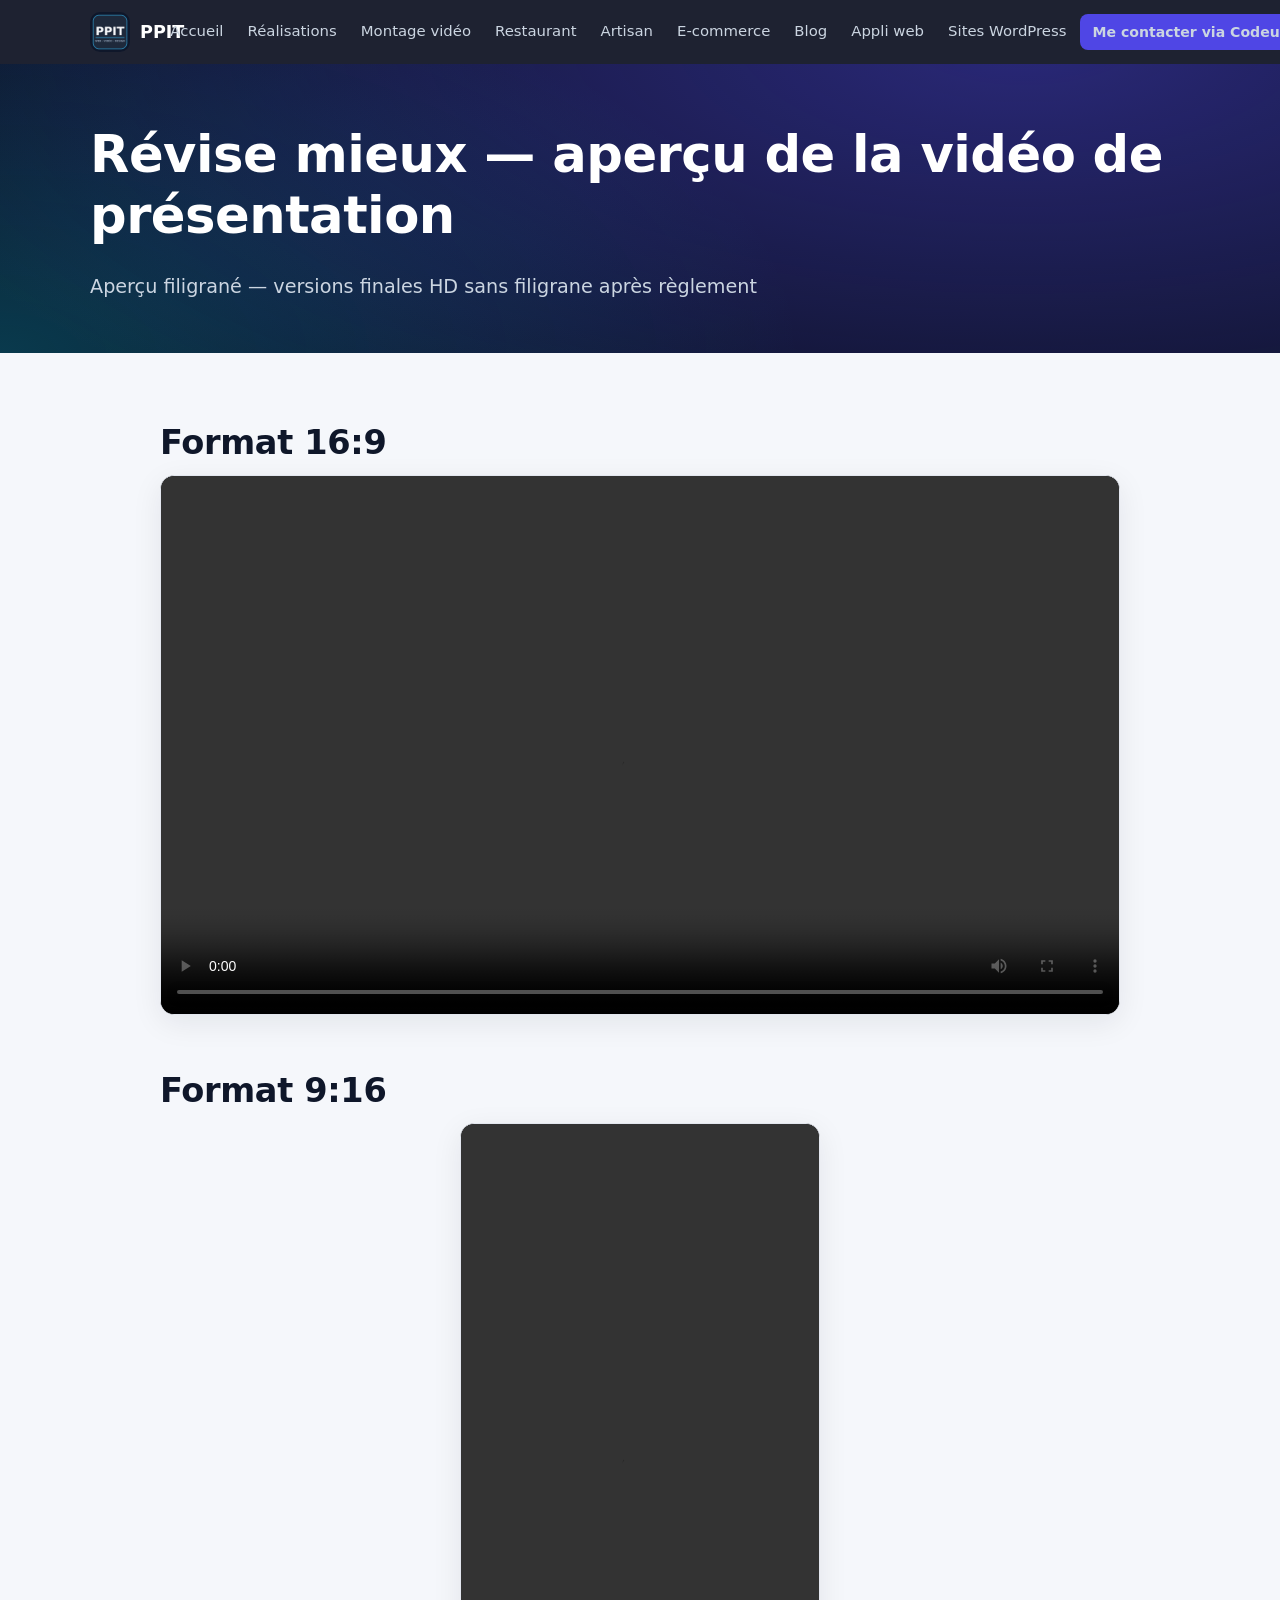
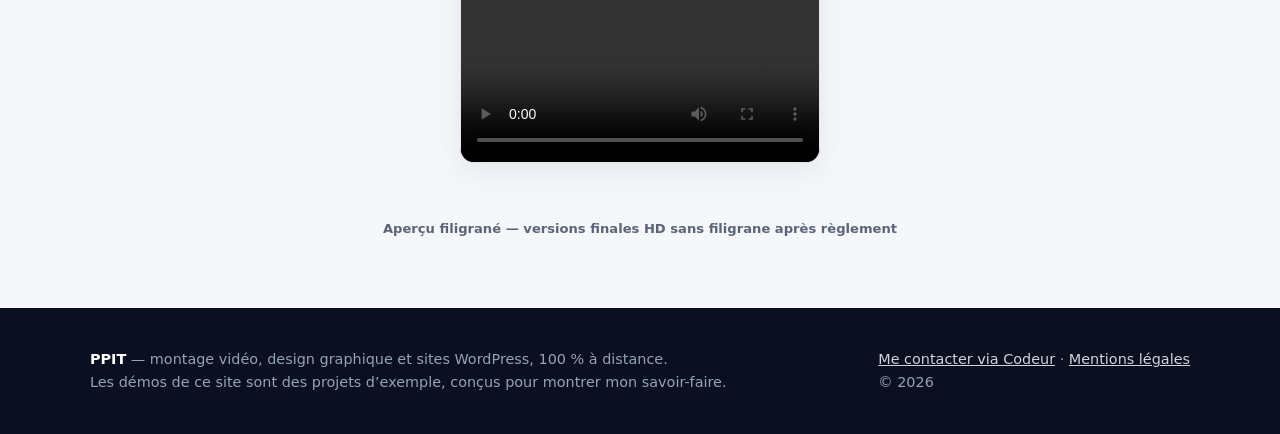
<file: apercus/revise-mieux.html>
<!doctype html>
<html lang="fr"><head><meta charset="utf-8"><meta name="viewport" content="width=device-width,initial-scale=1">
<title>Révise mieux — aperçu de la vidéo de présentation</title>
<meta name="robots" content="noindex">
<meta name="theme-color" content="#0b1020"><link rel="icon" type="image/png" href="../assets/img/ppit-logo.png"><link rel="apple-touch-icon" href="../assets/img/ppit-logo.png">
<link rel="stylesheet" href="../assets/css/style.css">
<style>
.preview-block{max-width:960px;margin:0 auto 56px}
.preview-block h2{margin-bottom:.35em}
.video-frame.wide{width:100%;max-width:960px;margin:0 auto}
.video-horiz{width:100%;aspect-ratio:16/9;height:auto;border-radius:var(--r);background:#000;box-shadow:var(--sh);border:1px solid var(--line);display:block}
.preview-note{margin:18px 0 0;font-weight:600;color:var(--muted);text-align:center}
.hero .preview-note{color:#cbd5e1;text-align:left;font-weight:500;max-width:720px}
</style>
</head><body>
<header class="top"><div class="wrap"><a class="logo" href="../index.html"><img src="../assets/img/ppit-logo.png" alt="PPIT" width="40" height="40"><span>PPIT</span></a>
<button class="burger" aria-label="Menu" aria-expanded="false">☰</button><nav class="nav" aria-label="Navigation principale"><a href="../index.html">Accueil</a><a href="../realisations.html">Réalisations</a><a href="../montage-video.html">Montage vidéo</a><a href="../restaurant.html">Restaurant</a><a href="../artisan.html">Artisan</a><a href="../boutique.html">E-commerce</a><a href="../blog.html">Blog</a><a href="../application.html">Appli web</a><a href="../sites-wordpress.html">Sites WordPress</a><a class="btn sm" href="https://www.codeur.com/-pitttpittt" target="_blank" rel="noopener">Me contacter via Codeur</a></nav></div></header>
<main>
<section class="hero sub"><div class="wrap">
<h1>Révise mieux — aperçu de la vidéo de présentation</h1>
<p class="lead preview-note">Aperçu filigrané — versions finales HD sans filigrane après règlement</p>
</div></section>
<section>
<div class="wrap">
  <div class="preview-block">
    <h2>Format 16:9</h2>
    <div class="video-frame wide">
      <video class="video-horiz" controls playsinline preload="metadata" width="1920" height="1080">
        <source src="revise-mieux/apercu_16x9_leger.mp4" type="video/mp4">
        Désolé, votre navigateur ne peut pas lire cette vidéo.
      </video>
    </div>
  </div>
  <div class="preview-block">
    <h2>Format 9:16</h2>
    <div class="video-frame">
      <video class="video-vert" controls playsinline preload="metadata" width="1080" height="1920">
        <source src="revise-mieux/apercu_9x16_leger.mp4" type="video/mp4">
        Désolé, votre navigateur ne peut pas lire cette vidéo.
      </video>
    </div>
  </div>
  <p class="credit preview-note">Aperçu filigrané — versions finales HD sans filigrane après règlement</p>
</div>
</section>
</main>
<footer class="foot"><div class="wrap"><div><strong style="color:#fff">PPIT</strong> — montage vidéo, design graphique et sites WordPress, 100 % à distance.<br>Les démos de ce site sont des projets d’exemple, conçus pour montrer mon savoir-faire.</div>
<div><a href="https://www.codeur.com/-pitttpittt" target="_blank" rel="noopener">Me contacter via Codeur</a> · <a href="../mentions-legales.html">Mentions légales</a><br>© <span id="year">2026</span></div></div></footer>
<script src="../assets/js/common.js" defer></script>
</body></html>
</file>
<file: assets/css/style.css>
:root{--bg:#0b1020;--bg2:#121933;--card:#ffffff;--ink:#0f172a;--muted:#5b6478;--line:#e3e7ef;--soft:#f5f7fb;--acc:#4f46e5;--acc2:#06b6d4;--ok:#059669;--warn:#d97706;--bad:#dc2626;--r:14px;--sh:0 8px 30px rgba(15,23,42,.08)}
*{box-sizing:border-box}[hidden]{display:none!important}html{scroll-behavior:smooth}
body{margin:0;font-family:system-ui,-apple-system,"Segoe UI",Roboto,"Helvetica Neue",Arial,sans-serif;color:var(--ink);background:var(--soft);line-height:1.6;-webkit-font-smoothing:antialiased}
img{max-width:100%;display:block}a{color:var(--acc)}
.wrap{max-width:1140px;margin:0 auto;padding:0 20px}
h1,h2,h3{line-height:1.2;margin:0 0 .5em;letter-spacing:-.01em}h1{font-size:clamp(2rem,4.5vw,3.2rem)}h2{font-size:clamp(1.5rem,3vw,2.1rem)}h3{font-size:1.15rem}
.muted{color:var(--muted)}.small{font-size:.88rem}
/* header */
.top{position:sticky;top:0;z-index:50;background:rgba(11,16,32,.92);backdrop-filter:blur(8px);color:#fff}
.top .wrap{display:flex;align-items:center;justify-content:space-between;height:64px;gap:16px}
.logo{color:#fff;text-decoration:none;font-weight:800;font-size:1.1rem;white-space:nowrap;display:inline-flex;align-items:center;gap:10px}.logo img{width:40px;height:40px;border-radius:10px;flex-shrink:0}.logo span{color:#fff}
.nav{display:flex;gap:4px;align-items:center}.nav a{white-space:nowrap;color:#cbd5e1;text-decoration:none;padding:8px 10px;border-radius:8px;font-size:.93rem}
.nav a:hover,.nav a.on{color:#fff;background:rgba(255,255,255,.08)}
.burger{display:none;background:none;border:0;color:#fff;font-size:1.6rem;cursor:pointer}
@media(max-width:1180px){.burger{display:block}.nav{display:none;position:absolute;top:64px;left:0;right:0;background:var(--bg);flex-direction:column;padding:10px 20px 20px;align-items:stretch}.nav.open{display:flex}}
/* buttons */
.btn{display:inline-flex;align-items:center;gap:8px;background:var(--acc);color:#fff;border:0;border-radius:10px;padding:12px 20px;font-weight:600;font-size:1rem;text-decoration:none;cursor:pointer;transition:.15s}
.btn:hover{filter:brightness(1.1);transform:translateY(-1px)}.btn.ghost{background:transparent;border:1.5px solid currentColor;color:inherit}.btn.sm{padding:7px 12px;font-size:.88rem;border-radius:8px}.btn.light{background:#fff;color:var(--ink)}.btn.danger{background:var(--bad)}
.btn:disabled{opacity:.5;cursor:not-allowed;transform:none}
/* hero */
.hero{background:radial-gradient(1200px 500px at 80% -10%,rgba(79,70,229,.45),transparent),radial-gradient(800px 400px at 0% 100%,rgba(6,182,212,.25),transparent),var(--bg);color:#fff;padding:90px 0 80px}
.hero p.lead{font-size:1.2rem;color:#cbd5e1;max-width:680px}.hero .ctas{display:flex;gap:12px;flex-wrap:wrap;margin-top:28px}
.pill{display:inline-block;background:rgba(255,255,255,.1);color:#e0e7ff;border-radius:99px;padding:5px 12px;font-size:.85rem;margin-bottom:18px}
.hero.sub{padding:60px 0 50px}
section{padding:70px 0}.sec-head{max-width:720px;margin-bottom:34px}
/* grids/cards */
.grid{display:grid;gap:22px}.g2{grid-template-columns:repeat(auto-fit,minmax(300px,1fr))}.g3{grid-template-columns:repeat(auto-fit,minmax(260px,1fr))}.g4{grid-template-columns:repeat(auto-fit,minmax(210px,1fr))}
.card{background:var(--card);border:1px solid var(--line);border-radius:var(--r);padding:22px;box-shadow:var(--sh)}
.card.link{text-decoration:none;color:inherit;transition:.15s;display:flex;flex-direction:column}.card.link:hover{transform:translateY(-3px);border-color:var(--acc)}
.card .ico{font-size:1.8rem;margin-bottom:8px}.card img.cover{border-radius:10px;aspect-ratio:16/10;object-fit:cover;width:100%;margin-bottom:14px}
.tag{display:inline-block;font-size:.75rem;font-weight:600;background:#eef2ff;color:var(--acc);padding:3px 9px;border-radius:99px;margin:2px 4px 2px 0}
.tag.click{cursor:pointer;border:0}.tag.click.on{background:var(--acc);color:#fff}
.demo-banner{background:#fff7ed;border:1.5px dashed var(--warn);color:#9a3412;border-radius:10px;padding:10px 14px;font-weight:600;font-size:.92rem;display:flex;gap:8px;align-items:center;margin:0 0 22px}
.hero .demo-banner{background:rgba(255,247,237,.12);color:#fed7aa;border-color:#fdba74}
.dark{background:var(--bg);color:#fff}.dark .muted{color:#94a3b8}.dark .card{background:var(--bg2);border-color:#1e293b;color:#fff}
/* forms */
label{display:block;font-weight:600;font-size:.9rem;margin:0 0 5px}
input,select,textarea{width:100%;font:inherit;padding:10px 12px;border:1.5px solid var(--line);border-radius:9px;background:#fff;color:var(--ink)}
input:focus,select:focus,textarea:focus{outline:none;border-color:var(--acc);box-shadow:0 0 0 3px rgba(79,70,229,.15)}
.field{margin-bottom:14px}.field .err{color:var(--bad);font-size:.82rem;min-height:1em;margin-top:3px}.invalid{border-color:var(--bad)!important}
.row{display:grid;gap:14px;grid-template-columns:repeat(auto-fit,minmax(160px,1fr))}
.notice{padding:12px 14px;border-radius:10px;margin:12px 0;font-weight:500}.notice.ok{background:#ecfdf5;color:#065f46;border:1px solid #a7f3d0}.notice.err{background:#fef2f2;color:#991b1b;border:1px solid #fecaca}
table.tbl{width:100%;border-collapse:collapse;font-size:.93rem}table.tbl th,table.tbl td{padding:9px 10px;border-bottom:1px solid var(--line);text-align:left;vertical-align:middle}table.tbl th{font-size:.78rem;text-transform:uppercase;letter-spacing:.05em;color:var(--muted)}
.price{font-weight:800;color:var(--acc)}
.cta-band{background:linear-gradient(120deg,var(--acc),#7c3aed);color:#fff;border-radius:20px;padding:44px;text-align:center}.cta-band p{color:#e0e7ff}
footer.foot{background:var(--bg);color:#94a3b8;padding:40px 0;font-size:.9rem}footer.foot a{color:#cbd5e1}
.foot .wrap{display:flex;justify-content:space-between;gap:20px;flex-wrap:wrap}
.score{display:flex;flex-direction:column;gap:4px}.score b{font-size:1.9rem}.bar{height:7px;border-radius:9px;background:#e5e7eb;overflow:hidden}.bar i{display:block;height:100%}
.sev{font-size:.72rem;font-weight:700;text-transform:uppercase;padding:2px 8px;border-radius:99px}.sev.c{background:#fee2e2;color:#991b1b}.sev.i{background:#fef3c7;color:#92400e}
.split{display:grid;grid-template-columns:1.2fr 1fr;gap:30px;align-items:start}@media(max-width:860px){.split{grid-template-columns:1fr}}
.gallery{display:grid;gap:12px;grid-template-columns:repeat(auto-fill,minmax(200px,1fr))}.gallery img{border-radius:10px;aspect-ratio:4/3;object-fit:cover;cursor:zoom-in;width:100%}
.lightbox{position:fixed;inset:0;background:rgba(0,0,0,.88);display:none;align-items:center;justify-content:center;z-index:100;padding:20px;cursor:zoom-out}.lightbox.open{display:flex}.lightbox img{max-height:90vh;border-radius:8px}
.shot{border-radius:10px;border:1px solid var(--line);overflow:hidden;max-height:420px}.shot img{width:100%}
.kpi{font-size:1.7rem;font-weight:800}
.empty{color:var(--muted);text-align:center;padding:20px}
.toast{position:fixed;bottom:20px;left:50%;transform:translateX(-50%) translateY(100px);background:var(--ink);color:#fff;padding:12px 20px;border-radius:10px;transition:.25s;z-index:200}.toast.show{transform:translateX(-50%) translateY(0)}
.prose{max-width:740px}.prose h2{margin-top:1.4em;font-size:1.4rem}.prose pre{background:#0f172a;color:#e2e8f0;padding:14px;border-radius:10px;overflow:auto}.prose code{background:#eef2ff;padding:1px 5px;border-radius:5px}.prose pre code{background:none;padding:0}
.qty{display:inline-flex;align-items:center;border:1px solid var(--line);border-radius:8px}.qty button{border:0;background:none;width:30px;height:30px;cursor:pointer;font-size:1rem}.qty span{min-width:24px;text-align:center}
.status{font-size:.75rem;font-weight:700;padding:3px 8px;border-radius:99px}.status.todo{background:#e0e7ff;color:#3730a3}.status.doing{background:#fef3c7;color:#92400e}.status.done{background:#d1fae5;color:#065f46}
.chart-box{position:relative;height:260px}

/* montage video */
.video-demo{display:grid;grid-template-columns:1.1fr minmax(220px,360px);gap:36px;align-items:start}
@media(max-width:860px){.video-demo{grid-template-columns:1fr}}
.video-frame{width:100%;max-width:360px;margin:0 auto}
.video-vert{width:100%;aspect-ratio:9/16;height:auto;border-radius:var(--r);background:#000;box-shadow:var(--sh);border:1px solid var(--line);display:block}
.credit{font-size:.82rem;color:var(--muted);margin:10px 0 0;text-align:center;line-height:1.45}
.credit a{color:var(--acc)}
</file>
